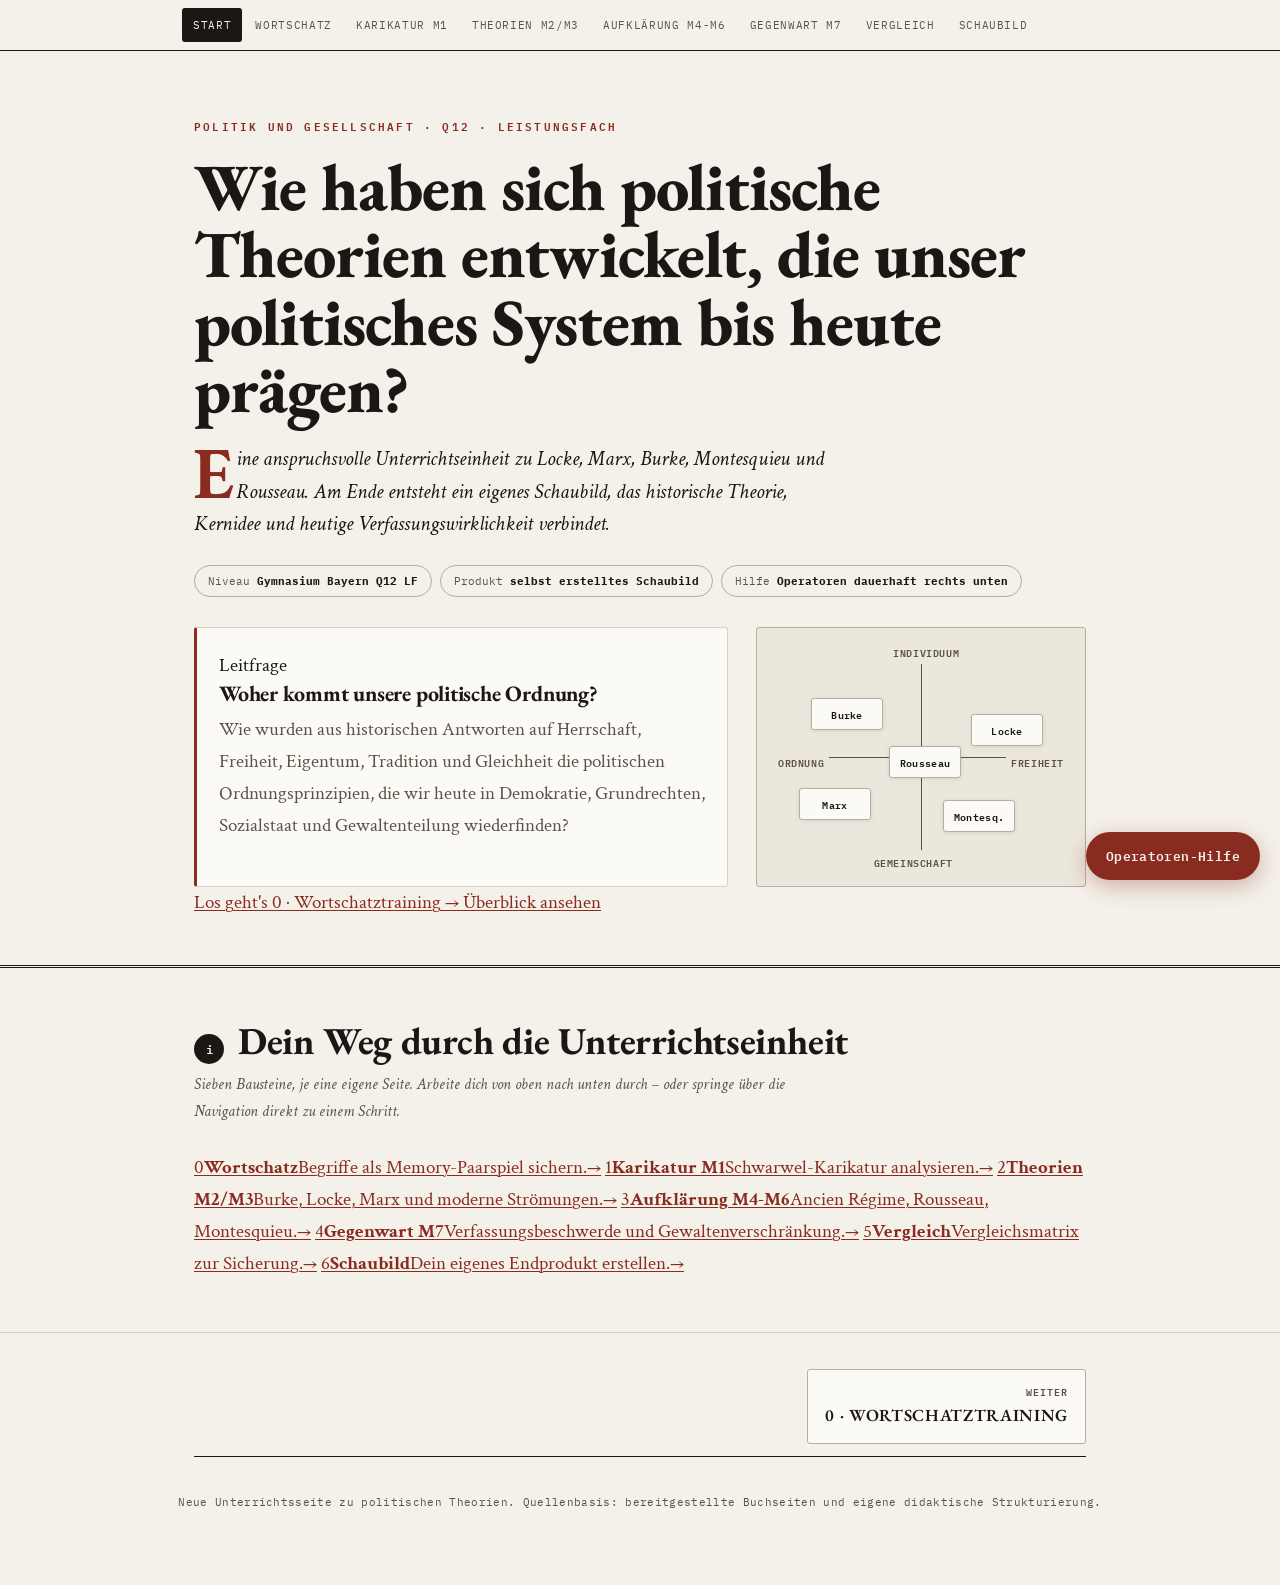
<file: index.html>
<!DOCTYPE html>
<html lang="de">
<head>
<meta charset="UTF-8">
<meta name="viewport" content="width=device-width, initial-scale=1.0">
<link rel="preconnect" href="https://fonts.googleapis.com">
<link rel="preconnect" href="https://fonts.gstatic.com" crossorigin>
<link rel="stylesheet" href="https://fonts.googleapis.com/css2?family=Archivo:wght@500;600;700;800&family=Spectral:ital,wght@0,400;0,500;0,600;1,400&family=IBM+Plex+Mono:wght@400;500;600&display=swap">
<link rel="stylesheet" href="css/style.css?v=8">
<title>Politische Theorien - Start</title>
</head>
<body>
<div id="progress"></div>

<button class="op-toggle" id="opToggle" aria-expanded="false" aria-controls="opPanel">Operatoren-Hilfe</button>
<div class="op-panel" id="opPanel" role="dialog" aria-label="Operatoren-Hilfe">
  <button class="op-close" id="opClose" aria-label="Operatoren-Hilfe schließen">x</button>
  <h4>Operatoren: Was soll ich tun?</h4>
  <p class="op-intro">AFB I fragt Wissen ab, AFB II verlangt Erklären und Anwenden, AFB III verlangt ein begründetes Urteil.</p>
  <div id="opList"></div>
</div>

<nav aria-label="Seitennavigation">
  <div class="nav-inner">
    <a href="index.html">Start</a>
    <a href="wortschatz.html">Wortschatz</a>
    <a href="aufhaenger.html">Karikatur M1</a>
    <a href="block1.html">Theorien M2/M3</a>
    <a href="aufklaerung.html">Aufklärung M4-M6</a>
    <a href="block2.html">Gegenwart M7</a>
    <a href="vergleich.html">Vergleich</a>
    <a href="produkt.html">Schaubild</a>
  </div>
</nav>

<header class="hero" id="start">
  <div class="wrap">
    <div class="eyebrow">Politik und Gesellschaft · Q12 · Leistungsfach</div>
    <h1>Wie haben sich politische Theorien entwickelt, die unser politisches System bis heute prägen?</h1>
    <p class="lede">Eine anspruchsvolle Unterrichtseinheit zu Locke, Marx, Burke, Montesquieu und Rousseau. Am Ende entsteht ein eigenes Schaubild, das historische Theorie, Kernidee und heutige Verfassungswirklichkeit verbindet.</p>
    <div class="meta-row">
      <span class="chip">Niveau <b>Gymnasium Bayern Q12 LF</b></span>
      <span class="chip">Produkt <b>selbst erstelltes Schaubild</b></span>
      <span class="chip">Hilfe <b>Operatoren dauerhaft rechts unten</b></span>
    </div>
    <div class="hero-grid">
      <div class="brief">
        <span class="brief-tag">Leitfrage</span>
        <h2>Woher kommt unsere politische Ordnung?</h2>
        <p>Wie wurden aus historischen Antworten auf Herrschaft, Freiheit, Eigentum, Tradition und Gleichheit die politischen Ordnungsprinzipien, die wir heute in Demokratie, Grundrechten, Sozialstaat und Gewaltenteilung wiederfinden?</p>
      </div>
      <div class="theory-compass" aria-label="Schaubild mit Spannungsfeldern politischer Theorie">
        <span class="axis x" aria-hidden="true"></span>
        <span class="axis y" aria-hidden="true"></span>
        <span class="axis-label left">Ordnung</span>
        <span class="axis-label right">Freiheit</span>
        <span class="axis-label top">Individuum</span>
        <span class="axis-label bottom">Gemeinschaft</span>
        <span class="thinker-dot dot-locke">Locke</span>
        <span class="thinker-dot dot-marx">Marx</span>
        <span class="thinker-dot dot-burke">Burke</span>
        <span class="thinker-dot dot-mont">Montesq.</span>
        <span class="thinker-dot dot-rousseau">Rousseau</span>
      </div>
    </div>
    <div class="hero-cta">
      <a class="btn-start" href="wortschatz.html">
        <span class="bs-label">Los geht's</span>
        <span class="bs-sub">0 · Wortschatztraining <span class="bs-arrow" aria-hidden="true">&rarr;</span></span>
      </a>
      <a class="btn-ghost" href="#ablauf">Überblick ansehen</a>
    </div>
  </div>
</header>

<section id="ablauf">
  <div class="wrap">
    <div class="sec-head"><span class="sec-num">i</span><h2>Dein Weg durch die Unterrichtseinheit</h2></div>
    <p class="sec-sub">Sieben Bausteine, je eine eigene Seite. Arbeite dich von oben nach unten durch – oder springe über die Navigation direkt zu einem Schritt.</p>
    <div class="roadmap">
      <a href="wortschatz.html" class="rm-step"><span class="rm-num">0</span><span class="rm-body"><b>Wortschatz</b><span class="rm-desc">Begriffe als Memory-Paarspiel sichern.</span></span><span class="rm-go" aria-hidden="true">&rarr;</span></a>
      <a href="aufhaenger.html" class="rm-step"><span class="rm-num">1</span><span class="rm-body"><b>Karikatur M1</b><span class="rm-desc">Schwarwel-Karikatur analysieren.</span></span><span class="rm-go" aria-hidden="true">&rarr;</span></a>
      <a href="block1.html" class="rm-step"><span class="rm-num">2</span><span class="rm-body"><b>Theorien M2/M3</b><span class="rm-desc">Burke, Locke, Marx und moderne Strömungen.</span></span><span class="rm-go" aria-hidden="true">&rarr;</span></a>
      <a href="aufklaerung.html" class="rm-step"><span class="rm-num">3</span><span class="rm-body"><b>Aufklärung M4-M6</b><span class="rm-desc">Ancien Régime, Rousseau, Montesquieu.</span></span><span class="rm-go" aria-hidden="true">&rarr;</span></a>
      <a href="block2.html" class="rm-step"><span class="rm-num">4</span><span class="rm-body"><b>Gegenwart M7</b><span class="rm-desc">Verfassungsbeschwerde und Gewaltenverschränkung.</span></span><span class="rm-go" aria-hidden="true">&rarr;</span></a>
      <a href="vergleich.html" class="rm-step"><span class="rm-num">5</span><span class="rm-body"><b>Vergleich</b><span class="rm-desc">Vergleichsmatrix zur Sicherung.</span></span><span class="rm-go" aria-hidden="true">&rarr;</span></a>
      <a href="produkt.html" class="rm-step rm-final"><span class="rm-num">6</span><span class="rm-body"><b>Schaubild</b><span class="rm-desc">Dein eigenes Endprodukt erstellen.</span></span><span class="rm-go" aria-hidden="true">&rarr;</span></a>
    </div>
  </div>
</section>

<div class="wrap">
  <nav class="page-nav" aria-label="Seitenwechsel">
    <a class="next" href="wortschatz.html"><span class="pn-dir">Weiter</span><span class="pn-title">0 · Wortschatztraining</span></a>
  </nav>
</div>

<footer>
  Neue Unterrichtsseite zu politischen Theorien. Quellenbasis: bereitgestellte Buchseiten und eigene didaktische Strukturierung.
</footer>

<script src="js/main.js?v=8"></script>
</body>
</html>
</file>
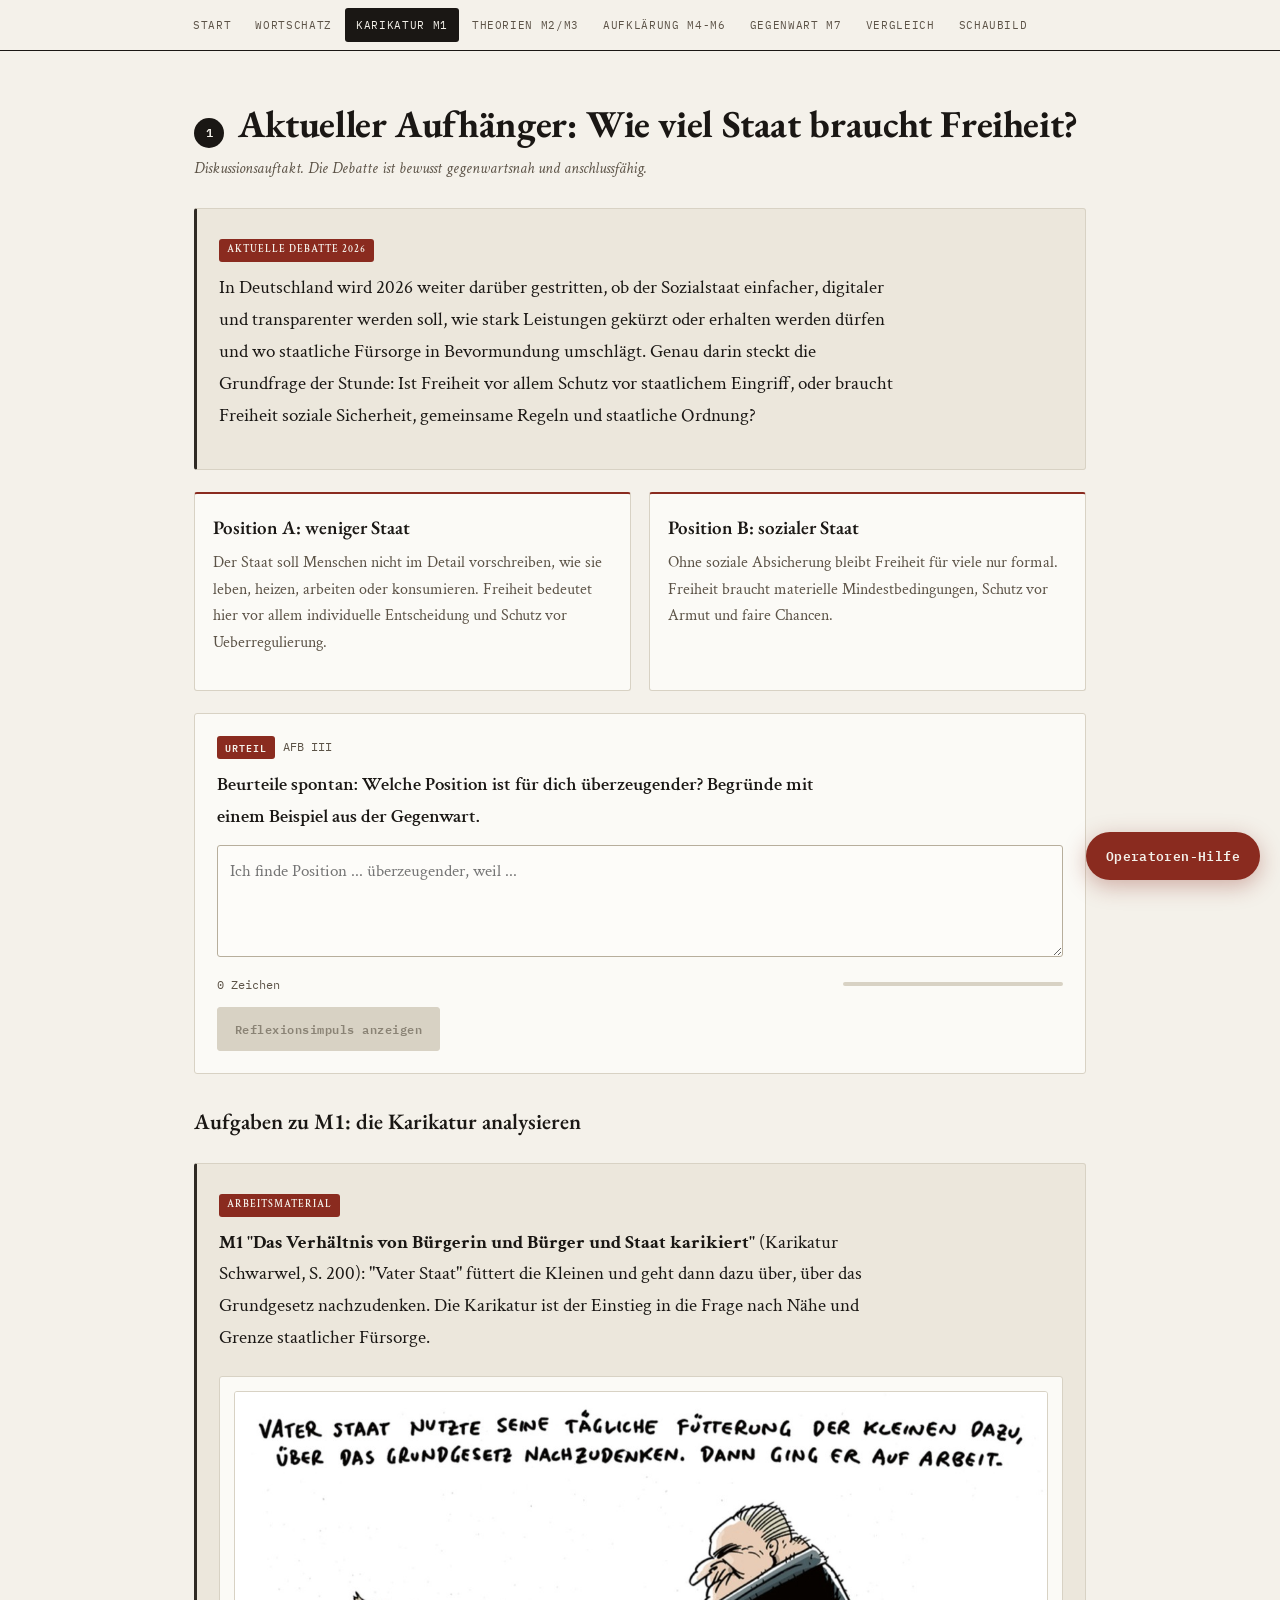
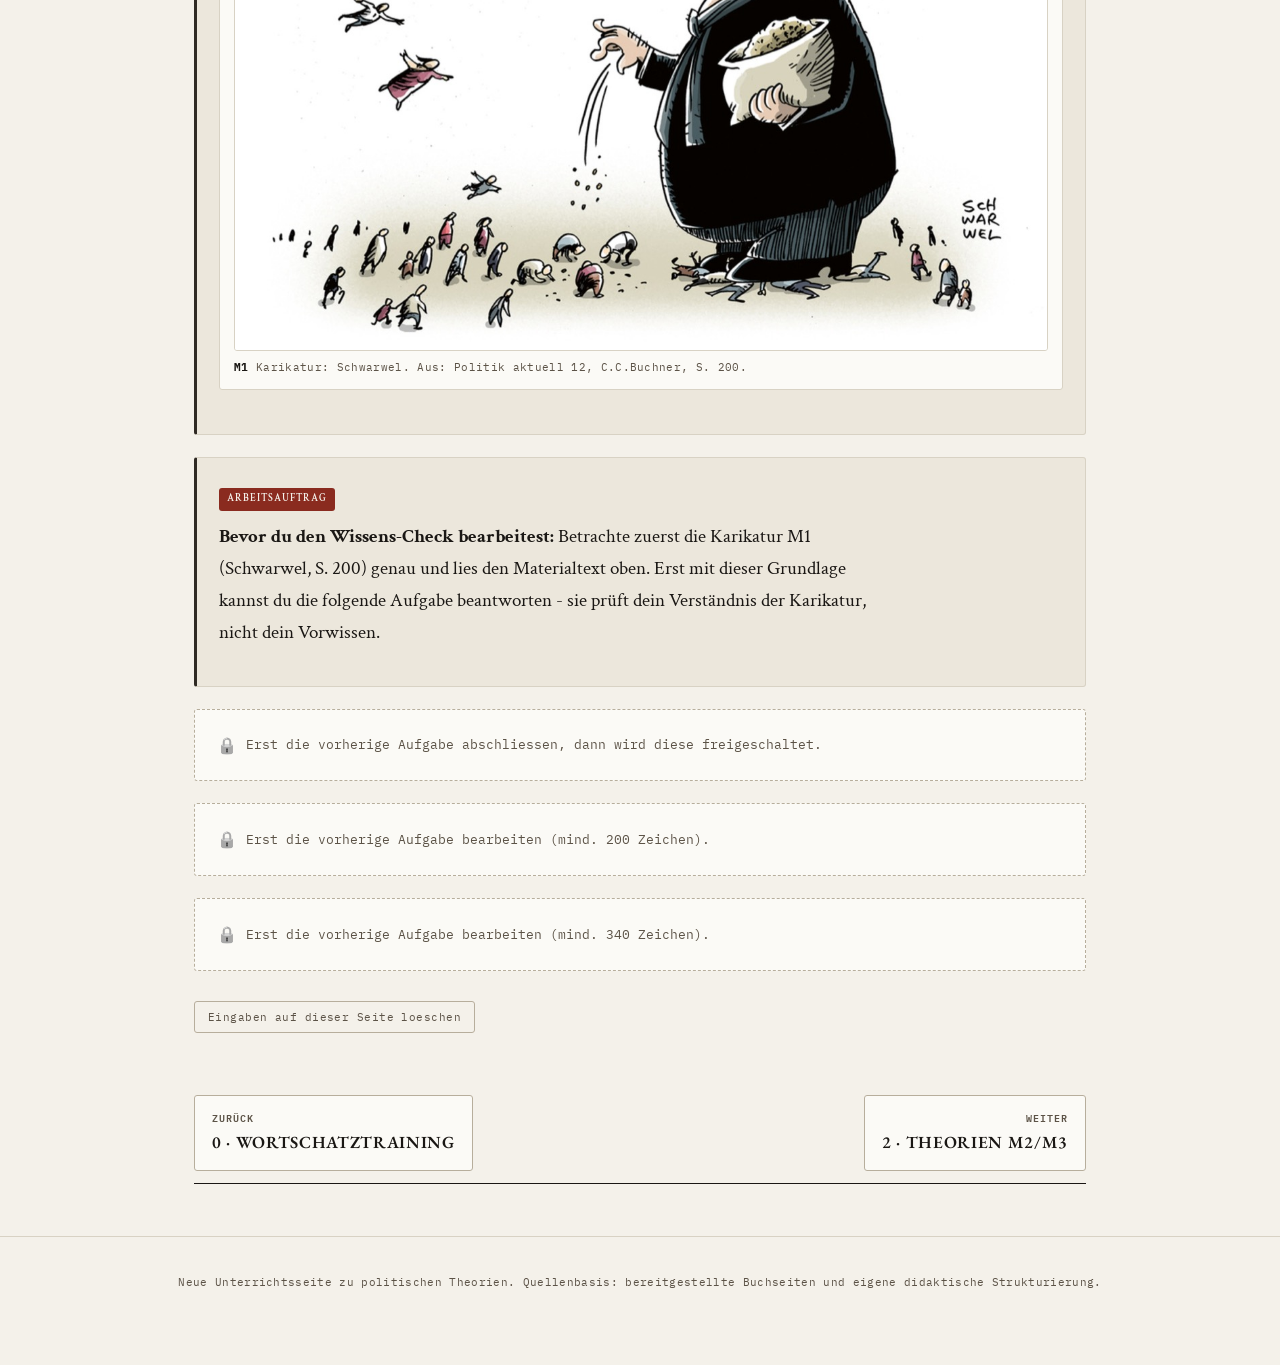
<file: aufhaenger.html>
<!DOCTYPE html>
<html lang="de">
<head>
<meta charset="UTF-8">
<meta name="viewport" content="width=device-width, initial-scale=1.0">
<link rel="preconnect" href="https://fonts.googleapis.com">
<link rel="preconnect" href="https://fonts.gstatic.com" crossorigin>
<link rel="stylesheet" href="https://fonts.googleapis.com/css2?family=Archivo:wght@500;600;700;800&family=Spectral:ital,wght@0,400;0,500;0,600;1,400&family=IBM+Plex+Mono:wght@400;500;600&display=swap">
<link rel="stylesheet" href="css/style.css?v=8">
<title>Aktueller Aufhänger - Politische Theorien</title>
</head>
<body>
<div id="progress"></div>

<button class="op-toggle" id="opToggle" aria-expanded="false" aria-controls="opPanel">Operatoren-Hilfe</button>
<div class="op-panel" id="opPanel" role="dialog" aria-label="Operatoren-Hilfe">
  <button class="op-close" id="opClose" aria-label="Operatoren-Hilfe schließen">x</button>
  <h4>Operatoren: Was soll ich tun?</h4>
  <p class="op-intro">AFB I fragt Wissen ab, AFB II verlangt Erklären und Anwenden, AFB III verlangt ein begründetes Urteil.</p>
  <div id="opList"></div>
</div>

<nav aria-label="Seitennavigation">
  <div class="nav-inner">
    <a href="index.html">Start</a>
    <a href="wortschatz.html">Wortschatz</a>
    <a href="aufhaenger.html">Karikatur M1</a>
    <a href="block1.html">Theorien M2/M3</a>
    <a href="aufklaerung.html">Aufklärung M4-M6</a>
    <a href="block2.html">Gegenwart M7</a>
    <a href="vergleich.html">Vergleich</a>
    <a href="produkt.html">Schaubild</a>
  </div>
</nav>

<section id="aufhaenger">
  <div class="wrap">
    <div class="sec-head"><span class="sec-num">1</span><h2>Aktueller Aufhänger: Wie viel Staat braucht Freiheit?</h2></div>
    <p class="sec-sub">Diskussionsauftakt. Die Debatte ist bewusst gegenwartsnah und anschlussfähig.</p>
    <div class="source">
      <span class="source-tag accent">Aktuelle Debatte 2026</span>
      <p>In Deutschland wird 2026 weiter darüber gestritten, ob der Sozialstaat einfacher, digitaler und transparenter werden soll, wie stark Leistungen gekürzt oder erhalten werden dürfen und wo staatliche Fürsorge in Bevormundung umschlägt. Genau darin steckt die Grundfrage der Stunde: Ist Freiheit vor allem Schutz vor staatlichem Eingriff, oder braucht Freiheit soziale Sicherheit, gemeinsame Regeln und staatliche Ordnung?</p>
    </div>
    <div class="hook-grid">
      <div class="hook-card">
        <h3>Position A: weniger Staat</h3>
        <p>Der Staat soll Menschen nicht im Detail vorschreiben, wie sie leben, heizen, arbeiten oder konsumieren. Freiheit bedeutet hier vor allem individuelle Entscheidung und Schutz vor Ueberregulierung.</p>
      </div>
      <div class="hook-card">
        <h3>Position B: sozialer Staat</h3>
        <p>Ohne soziale Absicherung bleibt Freiheit für viele nur formal. Freiheit braucht materielle Mindestbedingungen, Schutz vor Armut und faire Chancen.</p>
      </div>
    </div>
    <div class="task">
      <div class="q-meta"><span class="q-type afb3">Urteil</span><span class="q-pts">AFB III</span></div>
      <p class="qtext">Beurteile spontan: Welche Position ist für dich überzeugender? Begründe mit einem Beispiel aus der Gegenwart.</p>
      <textarea data-min="180" placeholder="Ich finde Position ... überzeugender, weil ..."></textarea>
      <div class="ta-meter"><span class="cnt">0 Zeichen</span><span class="ta-bar"><i></i></span></div>
      <button class="btn" disabled>Reflexionsimpuls anzeigen</button>
      <div class="reveal"><p>Prüfe dein Urteil: Argumentierst du eher liberal (Freiheit des Individuums), sozialistisch (soziale Gerechtigkeit), konservativ (Ordnung und Stabilität) oder demokratietheoretisch (Legitimation durch Volk und Gewaltenteilung)? Genau diese Denkweisen werden jetzt historisch erschlossen.</p></div>
    </div>

    <h3>Aufgaben zu M1: die Karikatur analysieren</h3>
    <div class="source">
      <span class="source-tag accent">Arbeitsmaterial</span>
      <p><b>M1 "Das Verhältnis von Bürgerin und Bürger und Staat karikiert"</b> (Karikatur Schwarwel, S. 200): "Vater Staat" füttert die Kleinen und geht dann dazu über, über das Grundgesetz nachzudenken. Die Karikatur ist der Einstieg in die Frage nach Nähe und Grenze staatlicher Fürsorge.</p>
      <figure class="q-fig">
        <img src="img/quellen/m1_schwarwel.jpg" alt="M1 Karikatur von Schwarwel: eine riesige Figur 'Vater Staat' streut Futter an viele kleine Gestalten am Boden.">
        <figcaption><b>M1</b> Karikatur: Schwarwel. Aus: Politik aktuell 12, C.C.Buchner, S. 200.</figcaption>
      </figure>
    </div>

    <div class="source">
      <span class="source-tag accent">Arbeitsauftrag</span>
      <p><b>Bevor du den Wissens-Check bearbeitest:</b> Betrachte zuerst die Karikatur M1 (Schwarwel, S. 200) genau und lies den Materialtext oben. Erst mit dieser Grundlage kannst du die folgende Aufgabe beantworten - sie prüft dein Verständnis der Karikatur, nicht dein Vorwissen.</p>
    </div>

    <div class="task quiz" data-quiz="tf" data-explain="Karikaturen ueberzeichnen bewusst. M1 zeigt ein Machtgefaelle - das Grundgesetz begrenzt den Staat aber gerade und bindet ihn an Grundrechte (Rechtsstaat).">
      <div class="q-meta"><span class="q-type">Wahr / Falsch</span><span class="q-pts">Einstieg · M1</span></div>
      <p class="qtext">Kurzer Einstieg: Wahr oder falsch? Tippe bei jeder Aussage auf Wahr oder Falsch.</p>
      <div class="tf-list">
        <div class="tf-row" data-answer="false"><span class="tf-stmt">Eine Karikatur bildet die Wirklichkeit neutral und sachlich ab.</span><span class="tf-btns"><button type="button" class="tf-btn" data-val="true">Wahr</button><button type="button" class="tf-btn" data-val="false">Falsch</button></span></div>
        <div class="tf-row" data-answer="true"><span class="tf-stmt">In M1 ist der Staat viel groesser gezeichnet als die Buerger, um ein Machtgefaelle zu zeigen.</span><span class="tf-btns"><button type="button" class="tf-btn" data-val="true">Wahr</button><button type="button" class="tf-btn" data-val="false">Falsch</button></span></div>
        <div class="tf-row" data-answer="true"><span class="tf-stmt">Das Grundgesetz bindet den Staat an Grundrechte und begrenzt seine Macht.</span><span class="tf-btns"><button type="button" class="tf-btn" data-val="true">Wahr</button><button type="button" class="tf-btn" data-val="false">Falsch</button></span></div>
        <div class="tf-row" data-answer="false"><span class="tf-stmt">Die Karikatur lobt den Sozialstaat eindeutig und ohne Kritik.</span><span class="tf-btns"><button type="button" class="tf-btn" data-val="true">Wahr</button><button type="button" class="tf-btn" data-val="false">Falsch</button></span></div>
      </div>
      <div class="quiz-fb"></div>
    </div>

    <div class="task">
      <div class="q-meta"><span class="q-type">beschreiben</span><span class="q-pts">AFB I · M1</span></div>
      <p class="qtext">Beschreibe die Karikatur M1 sachlich: Was ist zu sehen? Achte auf Figuren, Größenverhältnisse, Handlung und Beschriftung, bevor du deutest.</p>
      <textarea data-min="200" placeholder="Im Zentrum steht ... Die kleinen Figuren ... Der Text lautet ..."></textarea>
      <div class="ta-meter"><span class="cnt">0 Zeichen</span><span class="ta-bar"><i></i></span></div>
      <button class="btn" disabled>Musterlösung anzeigen</button>
      <div class="reveal"><p>Erwartbar: Eine grosse, übermächtige Figur ("Vater Staat") streut aus einer Tüte Futter an viele kleine, hilflos wirkende Gestalten am Boden. Der Text spricht davon, dass der Staat seine tägliche Fütterung nutzt und über das Grundgesetz nachzudenken beginnt. Das Größenverhältnis (riesig gegen winzig) und die Fütter-Geste stehen im Zentrum. Wichtig: zuerst nur beschreiben, noch nicht bewerten.</p></div>
    </div>

    <div class="task">
      <div class="q-meta"><span class="q-type afb3">analysieren und beurteilen</span><span class="q-pts">AFB II-III · M1 Einstiegsaufgabe</span></div>
      <p class="qtext">Analysiere die Karikatur M1 kritisch und beurteile sie.
        <span class="sub">a) Welche Beziehung zwischen Bürgern und Staat wird dargestellt? b) Welche Interpretationen sind möglich? c) Inwiefern spiegelt oder verzerrt die Karikatur die tatsächliche Rolle des Grundgesetzes in einer Demokratie?</span></p>
      <textarea data-min="340" placeholder="a) Die Beziehung wirkt ... b) Mögliche Deutungen: ... c) Im Vergleich zur echten Rolle des Grundgesetzes ..."></textarea>
      <div class="ta-meter"><span class="cnt">0 Zeichen</span><span class="ta-bar"><i></i></span></div>
      <button class="btn" disabled>Musterlösung anzeigen</button>
      <div class="reveal"><p>Erwartbar: a) Dargestellt wird ein Gefälle: der Staat als bevormundender Versorger, die Bürger als abhängige Bittsteller - Nähe zu Positionen, die vor Ueberversorgung und Entmündigung warnen. b) Deutungen: Kritik am ausufernden Sozialstaat; oder Kritik daran, dass der Staat das Grundgesetz nur beiläufig "bedenkt". c) Verzerrung: Das Grundgesetz bindet den Staat gerade an Grundrechte und begrenzt seine Macht (Rechtsstaat, vgl. später Locke und M7). Die Karikatur überzeichnet die Abhängigkeit und blendet diese Bindung des Staates an das Recht aus.</p></div>
      <div class="diff">
        <div class="diff-row"><button class="diff-btn">Hilfe anzeigen</button><button class="diff-btn">Challenge anzeigen</button></div>
        <div class="diff-body">Hilfe: Trenne streng: erst beschreiben (Aufgabe oben), dann deuten (b), dann bewerten (c). Nutze für c das Wissen, dass das Grundgesetz den Staat begrenzt.</div>
        <div class="diff-body">Challenge: Verbinde die Karikatur mit einer der späteren Theorien. Würde Locke, Marx oder Rousseau der Darstellung zustimmen?</div>
      </div>
    </div>

    <nav class="page-nav" aria-label="Seitenwechsel">
      <a class="prev" href="wortschatz.html"><span class="pn-dir">Zurück</span><span class="pn-title">0 · Wortschatztraining</span></a>
      <a class="next" href="block1.html"><span class="pn-dir">Weiter</span><span class="pn-title">2 · Theorien M2/M3</span></a>
    </nav>
  </div>
</section>

<footer>
  Neue Unterrichtsseite zu politischen Theorien. Quellenbasis: bereitgestellte Buchseiten und eigene didaktische Strukturierung.
</footer>

<script src="js/main.js?v=8"></script>
</body>
</html>
</file>
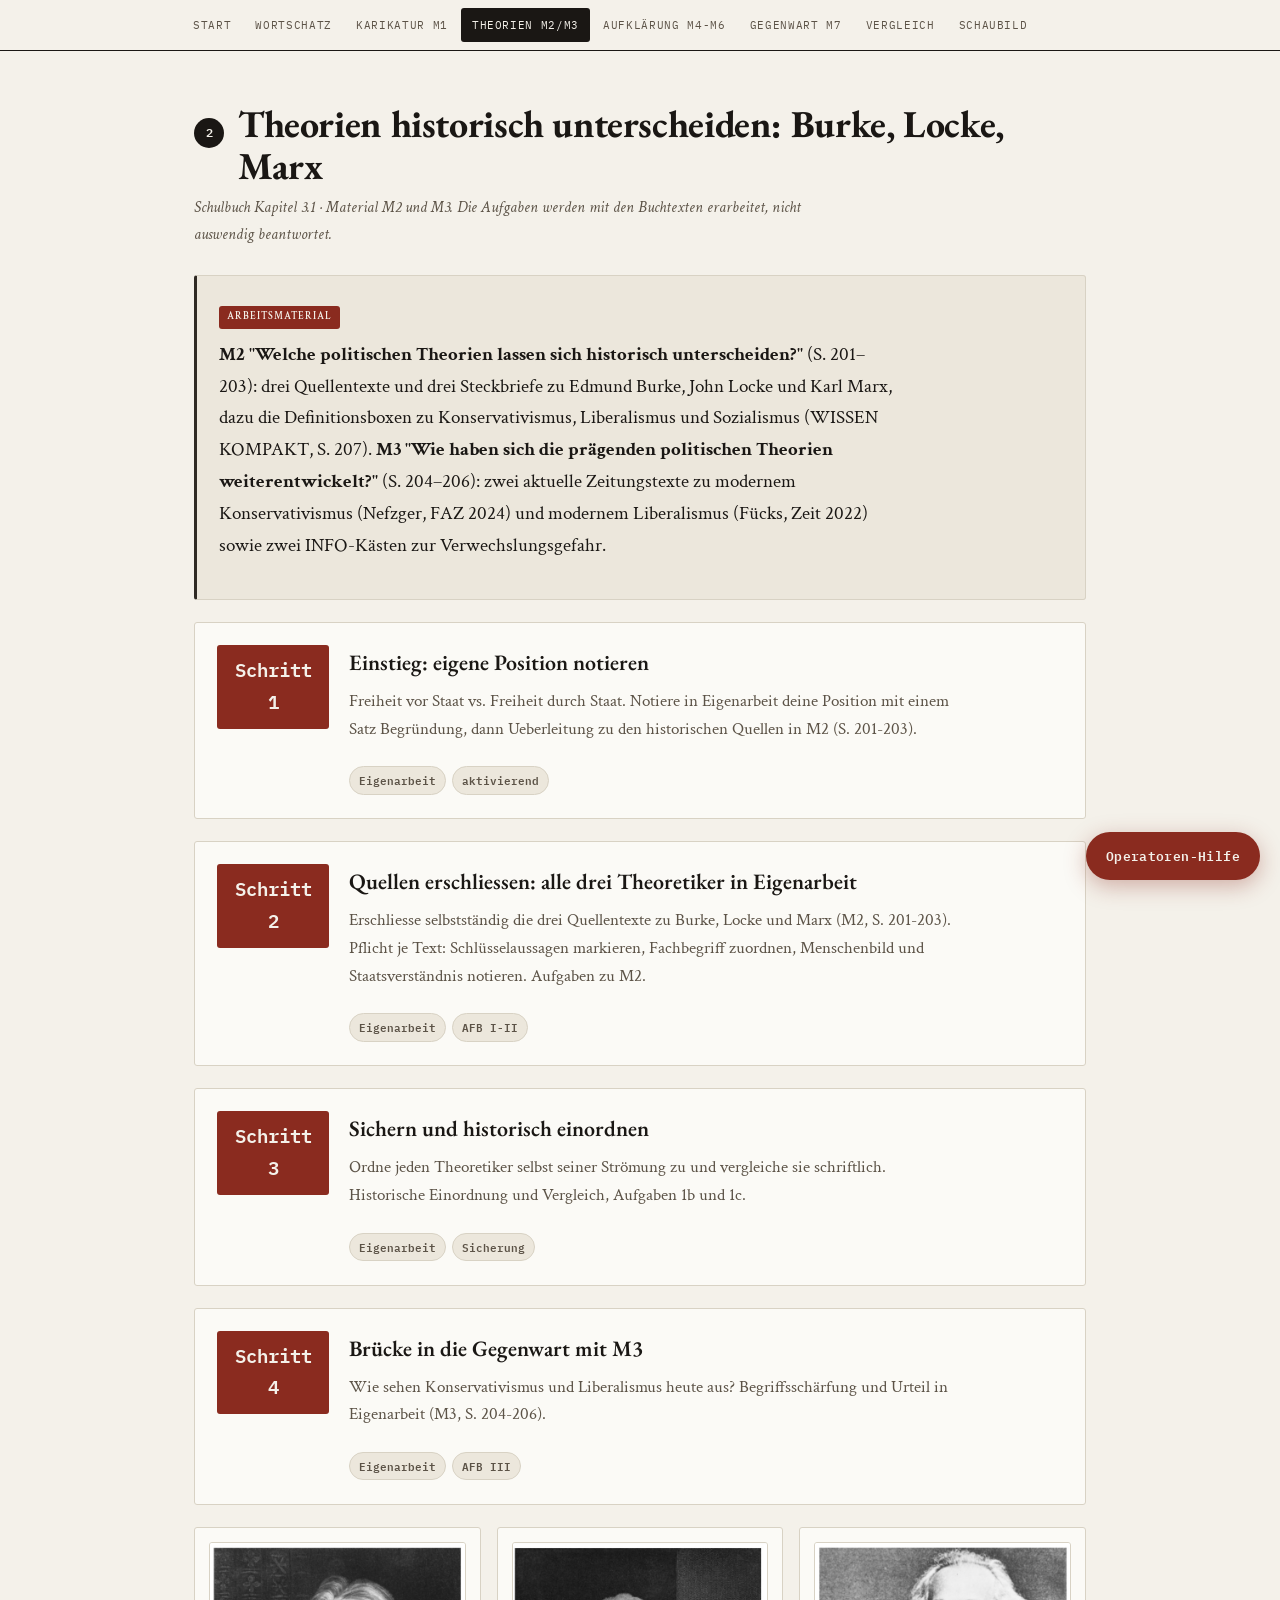
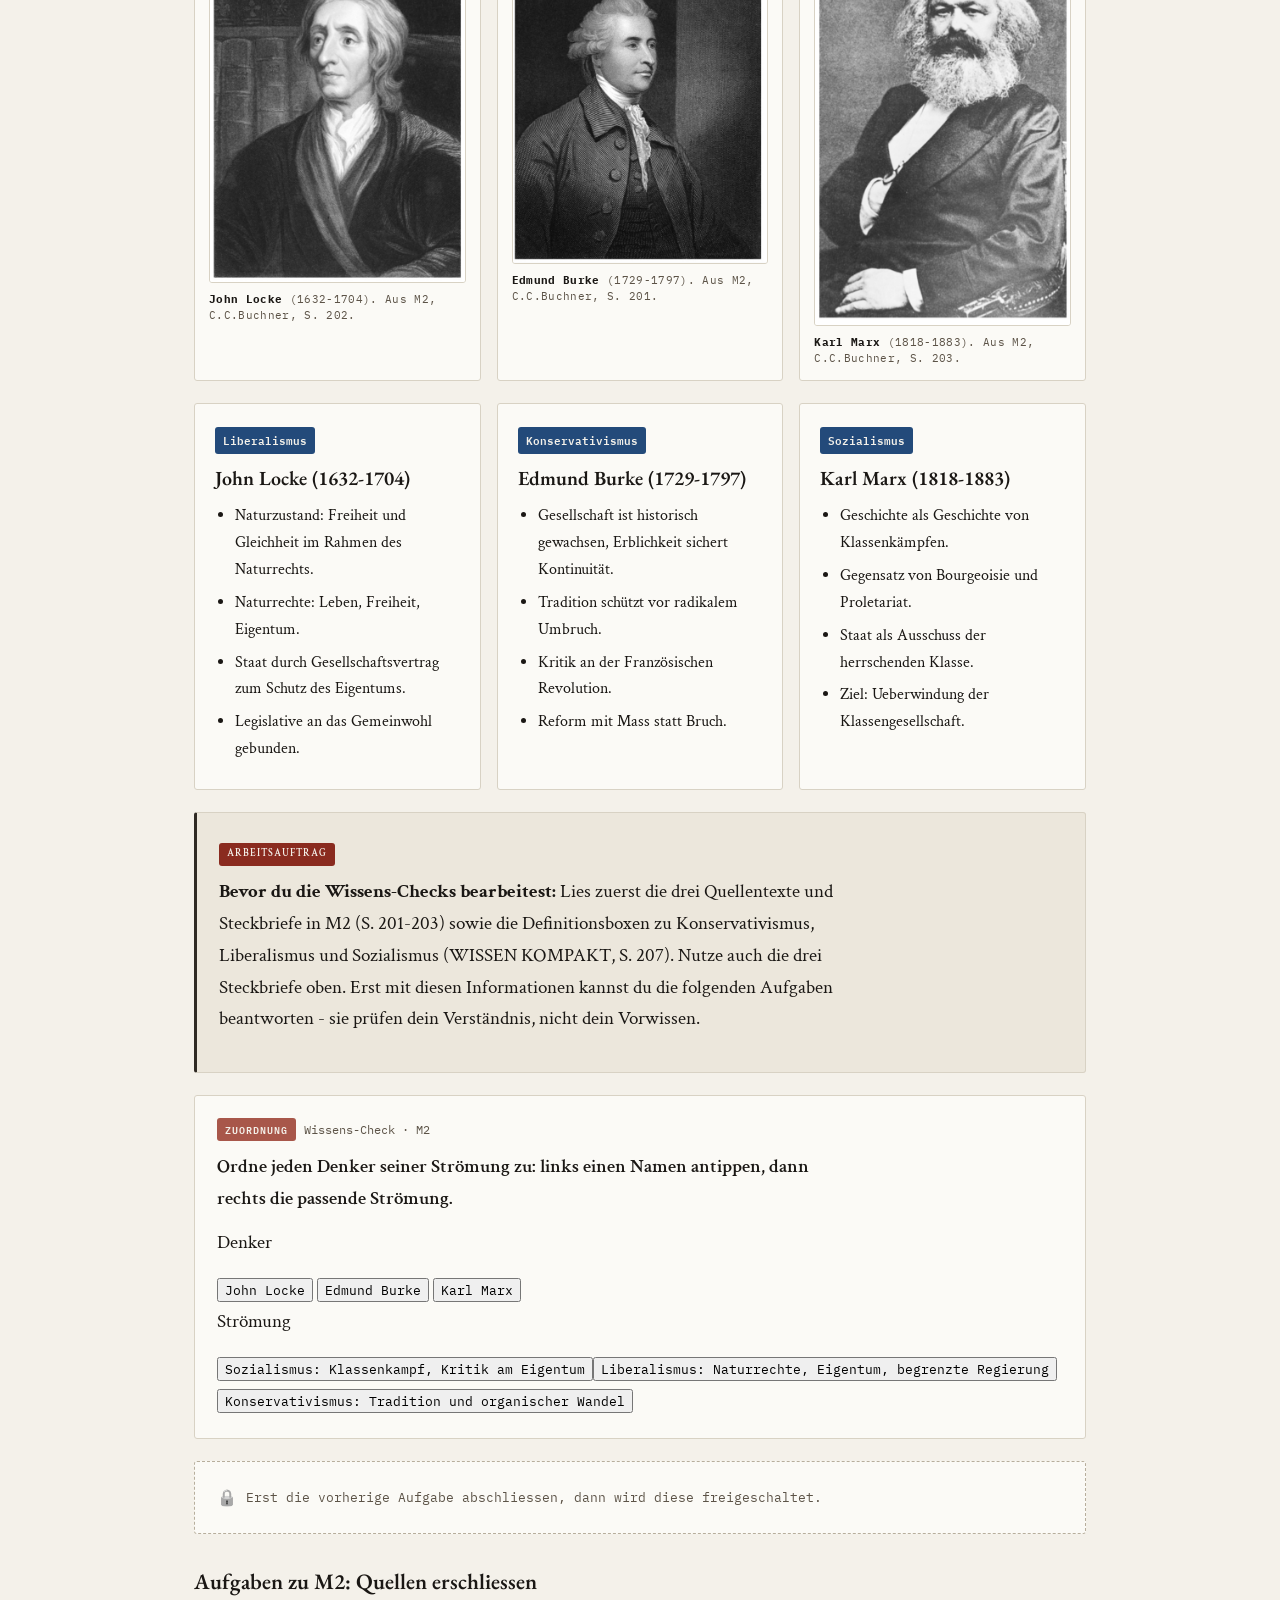
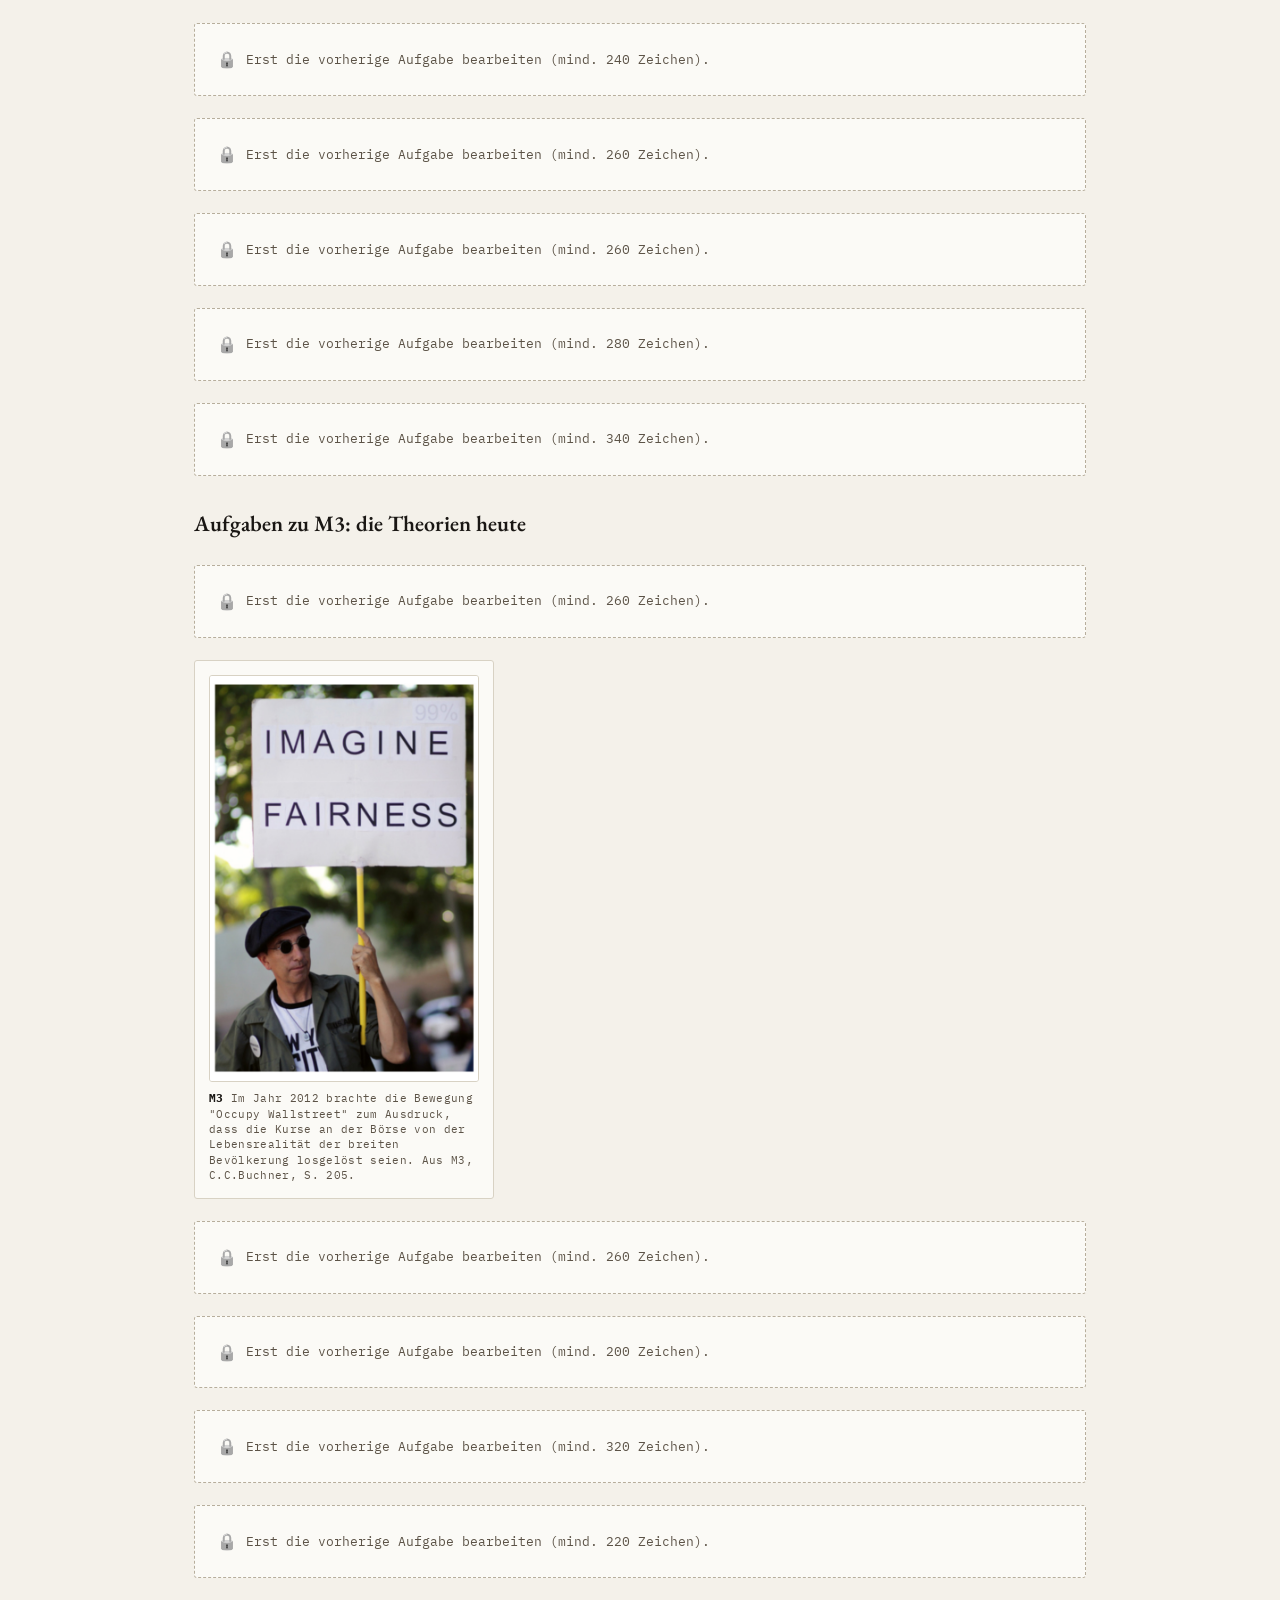
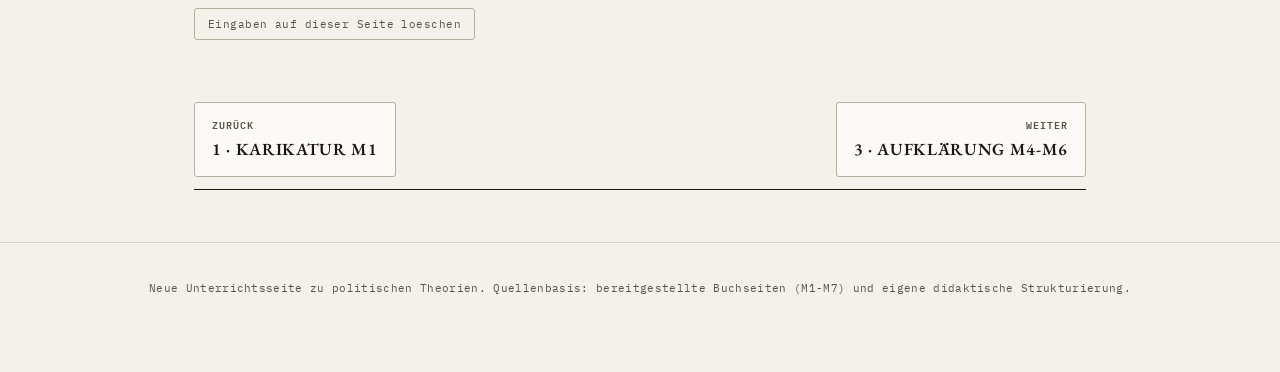
<file: block1.html>
<!DOCTYPE html>
<html lang="de">
<head>
<meta charset="UTF-8">
<meta name="viewport" content="width=device-width, initial-scale=1.0">
<link rel="preconnect" href="https://fonts.googleapis.com">
<link rel="preconnect" href="https://fonts.gstatic.com" crossorigin>
<link rel="stylesheet" href="https://fonts.googleapis.com/css2?family=Archivo:wght@500;600;700;800&family=Spectral:ital,wght@0,400;0,500;0,600;1,400&family=IBM+Plex+Mono:wght@400;500;600&display=swap">
<link rel="stylesheet" href="css/style.css?v=8">
<title>Theorien M2/M3 - Burke, Locke, Marx - Politische Theorien</title>
</head>
<body>
<div id="progress"></div>

<button class="op-toggle" id="opToggle" aria-expanded="false" aria-controls="opPanel">Operatoren-Hilfe</button>
<div class="op-panel" id="opPanel" role="dialog" aria-label="Operatoren-Hilfe">
  <button class="op-close" id="opClose" aria-label="Operatoren-Hilfe schließen">x</button>
  <h4>Operatoren: Was soll ich tun?</h4>
  <p class="op-intro">AFB I fragt Wissen ab, AFB II verlangt Erklären und Anwenden, AFB III verlangt ein begründetes Urteil.</p>
  <div id="opList"></div>
</div>

<nav aria-label="Seitennavigation">
  <div class="nav-inner">
    <a href="index.html">Start</a>
    <a href="wortschatz.html">Wortschatz</a>
    <a href="aufhaenger.html">Karikatur M1</a>
    <a href="block1.html">Theorien M2/M3</a>
    <a href="aufklaerung.html">Aufklärung M4-M6</a>
    <a href="block2.html">Gegenwart M7</a>
    <a href="vergleich.html">Vergleich</a>
    <a href="produkt.html">Schaubild</a>
  </div>
</nav>

<section id="block1">
  <div class="wrap">
    <div class="sec-head"><span class="sec-num">2</span><h2>Theorien historisch unterscheiden: Burke, Locke, Marx</h2></div>
    <p class="sec-sub">Schulbuch Kapitel 3.1 · Material M2 und M3. Die Aufgaben werden mit den Buchtexten erarbeitet, nicht auswendig beantwortet.</p>

    <div class="source">
      <span class="source-tag accent">Arbeitsmaterial</span>
      <p><b>M2 "Welche politischen Theorien lassen sich historisch unterscheiden?"</b> (S. 201–203): drei Quellentexte und drei Steckbriefe zu Edmund Burke, John Locke und Karl Marx, dazu die Definitionsboxen zu Konservativismus, Liberalismus und Sozialismus (WISSEN KOMPAKT, S. 207). <b>M3 "Wie haben sich die prägenden politischen Theorien weiterentwickelt?"</b> (S. 204–206): zwei aktuelle Zeitungstexte zu modernem Konservativismus (Nefzger, FAZ 2024) und modernem Liberalismus (Fücks, Zeit 2022) sowie zwei INFO-Kästen zur Verwechslungsgefahr.</p>
    </div>

    <div class="phase">
      <div class="phase-time">Schritt 1</div>
      <div><h3>Einstieg: eigene Position notieren</h3><p>Freiheit vor Staat vs. Freiheit durch Staat. Notiere in Eigenarbeit deine Position mit einem Satz Begründung, dann Ueberleitung zu den historischen Quellen in M2 (S. 201-203).</p><span class="phase-tag">Eigenarbeit</span><span class="phase-tag">aktivierend</span></div>
    </div>
    <div class="phase">
      <div class="phase-time">Schritt 2</div>
      <div><h3>Quellen erschliessen: alle drei Theoretiker in Eigenarbeit</h3><p>Erschliesse selbstständig die drei Quellentexte zu Burke, Locke und Marx (M2, S. 201-203). Pflicht je Text: Schlüsselaussagen markieren, Fachbegriff zuordnen, Menschenbild und Staatsverständnis notieren. Aufgaben zu M2.</p><span class="phase-tag">Eigenarbeit</span><span class="phase-tag">AFB I-II</span></div>
    </div>
    <div class="phase">
      <div class="phase-time">Schritt 3</div>
      <div><h3>Sichern und historisch einordnen</h3><p>Ordne jeden Theoretiker selbst seiner Strömung zu und vergleiche sie schriftlich. Historische Einordnung und Vergleich, Aufgaben 1b und 1c.</p><span class="phase-tag">Eigenarbeit</span><span class="phase-tag">Sicherung</span></div>
    </div>
    <div class="phase">
      <div class="phase-time">Schritt 4</div>
      <div><h3>Brücke in die Gegenwart mit M3</h3><p>Wie sehen Konservativismus und Liberalismus heute aus? Begriffsschärfung und Urteil in Eigenarbeit (M3, S. 204-206).</p><span class="phase-tag">Eigenarbeit</span><span class="phase-tag">AFB III</span></div>
    </div>

    <div class="fig-row">
      <figure class="q-fig">
        <img src="img/quellen/locke.jpg" alt="Porträt John Locke, Kupferstich.">
        <figcaption><b>John Locke</b> (1632-1704). Aus M2, C.C.Buchner, S. 202.</figcaption>
      </figure>
      <figure class="q-fig">
        <img src="img/quellen/burke.jpg" alt="Porträt Edmund Burke, Stich.">
        <figcaption><b>Edmund Burke</b> (1729-1797). Aus M2, C.C.Buchner, S. 201.</figcaption>
      </figure>
      <figure class="q-fig">
        <img src="img/quellen/marx.jpg" alt="Porträt Karl Marx, Fotografie.">
        <figcaption><b>Karl Marx</b> (1818-1883). Aus M2, C.C.Buchner, S. 203.</figcaption>
      </figure>
    </div>

    <div class="thinker-grid">
      <article class="thinker"><span class="claim">Liberalismus</span><h3>John Locke (1632-1704)</h3><ul><li>Naturzustand: Freiheit und Gleichheit im Rahmen des Naturrechts.</li><li>Naturrechte: Leben, Freiheit, Eigentum.</li><li>Staat durch Gesellschaftsvertrag zum Schutz des Eigentums.</li><li>Legislative an das Gemeinwohl gebunden.</li></ul></article>
      <article class="thinker"><span class="claim">Konservativismus</span><h3>Edmund Burke (1729-1797)</h3><ul><li>Gesellschaft ist historisch gewachsen, Erblichkeit sichert Kontinuität.</li><li>Tradition schützt vor radikalem Umbruch.</li><li>Kritik an der Französischen Revolution.</li><li>Reform mit Mass statt Bruch.</li></ul></article>
      <article class="thinker"><span class="claim">Sozialismus</span><h3>Karl Marx (1818-1883)</h3><ul><li>Geschichte als Geschichte von Klassenkämpfen.</li><li>Gegensatz von Bourgeoisie und Proletariat.</li><li>Staat als Ausschuss der herrschenden Klasse.</li><li>Ziel: Ueberwindung der Klassengesellschaft.</li></ul></article>
    </div>

    <div class="source">
      <span class="source-tag accent">Arbeitsauftrag</span>
      <p><b>Bevor du die Wissens-Checks bearbeitest:</b> Lies zuerst die drei Quellentexte und Steckbriefe in M2 (S. 201-203) sowie die Definitionsboxen zu Konservativismus, Liberalismus und Sozialismus (WISSEN KOMPAKT, S. 207). Nutze auch die drei Steckbriefe oben. Erst mit diesen Informationen kannst du die folgenden Aufgaben beantworten - sie prüfen dein Verständnis, nicht dein Vorwissen.</p>
    </div>

    <div class="task quiz" data-quiz="match" data-explain="Locke = Liberalismus, Burke = Konservativismus, Marx = Sozialismus.">
      <div class="q-meta"><span class="q-type">Zuordnung</span><span class="q-pts">Wissens-Check · M2</span></div>
      <p class="qtext">Ordne jeden Denker seiner Strömung zu: links einen Namen antippen, dann rechts die passende Strömung.</p>
      <div class="match-grid">
        <div class="match-col" data-side="left">
          <p class="match-head">Denker</p>
          <button type="button" class="match-item" data-pair="0">John Locke</button>
          <button type="button" class="match-item" data-pair="1">Edmund Burke</button>
          <button type="button" class="match-item" data-pair="2">Karl Marx</button>
        </div>
        <div class="match-col" data-side="right">
          <p class="match-head">Strömung</p>
          <button type="button" class="match-item" data-pair="0">Liberalismus: Naturrechte, Eigentum, begrenzte Regierung</button>
          <button type="button" class="match-item" data-pair="1">Konservativismus: Tradition und organischer Wandel</button>
          <button type="button" class="match-item" data-pair="2">Sozialismus: Klassenkampf, Kritik am Eigentum</button>
        </div>
      </div>
      <div class="quiz-fb"></div>
    </div>

    <div class="task quiz" data-quiz="mc" data-explain="Marx sieht den Staat als Ausschuss der herrschenden Klasse (Bourgeoisie) - Kern des Sozialismus.">
      <div class="q-meta"><span class="q-type">Multiple Choice</span><span class="q-pts">Wissens-Check · M2</span></div>
      <p class="qtext">Von wem stammt der Gedanke: "Der Staat ist nur ein Ausschuss, der die Geschäfte der herrschenden Klasse verwaltet"?</p>
      <ul class="choices">
        <li><button type="button" class="choice" data-correct>Karl Marx</button></li>
        <li><button type="button" class="choice">John Locke</button></li>
        <li><button type="button" class="choice">Edmund Burke</button></li>
        <li><button type="button" class="choice">Montesquieu</button></li>
      </ul>
      <div class="quiz-fb"></div>
    </div>

    <h3>Aufgaben zu M2: Quellen erschliessen</h3>

    <div class="task">
      <div class="q-meta"><span class="q-type">herausarbeiten</span><span class="q-pts">AFB I-II · M2 Text 1 (Burke)</span></div>
      <p class="qtext">Arbeite aus Burkes Text (M2 Nr. 1) drei Schlüsselaussagen heraus und ordne ihnen je einen Fachbegriff zu.
        <span class="sub">Achte auf die Bilder von Erblichkeit, dem Familien-Erbstück und der britischen Eiche. Wofür stehen sie?</span></p>
      <textarea data-min="240" placeholder="Aussage 1 (Zeile ...): ... - Fachbegriff: ... Aussage 2: ... Aussage 3: ..."></textarea>
      <div class="ta-meter"><span class="cnt">0 Zeichen</span><span class="ta-bar"><i></i></span></div>
      <button class="btn" disabled>Musterlösung anzeigen</button>
      <div class="reveal"><p>Erwartbar: (1) Erblichkeit und Vererbung von Rechten sichern Stabilität - Begriff: Tradition/Kontinuität. (2) Der Staat gleicht einem gewachsenen Familien-Establishment, nicht einer am Reissbrett geplanten Ordnung - Begriff: organischer Wandel. (3) Das Bild der britischen Eiche, unter der man in Frieden lebt, steht gegen den Lärm der Neuerer - Begriff: Bewahrung/Skepsis gegen Revolution. Kern: Konservativismus.</p></div>
      <div class="diff">
        <div class="diff-row"><button class="diff-btn">Hilfe anzeigen</button><button class="diff-btn">Challenge anzeigen</button></div>
        <div class="diff-body">Hilfe: Unterstreiche im Buch zuerst alle Stellen mit "Erbe", "vererben", "Vorfahren", "Eiche". Formuliere pro Markierung einen Satz.</div>
        <div class="diff-body">Challenge: Gegen wen richtet sich Burke konkret? Belege mit einer Textstelle, dass er auf die Französische Revolution reagiert.</div>
      </div>
    </div>

    <div class="task">
      <div class="q-meta"><span class="q-type">herausarbeiten</span><span class="q-pts">AFB I-II · M2 Text 2 (Locke)</span></div>
      <p class="qtext">Erschliesse aus Lockes Text (M2 Nr. 2): In welchem Zustand befinden sich die Menschen von Natur, und warum schliessen sie sich trotzdem zu einem Staatswesen zusammen?
        <span class="sub">Nutze die Begriffe Naturzustand, Naturrecht, Eigentum, Gesellschaftsvertrag.</span></p>
      <textarea data-min="260" placeholder="Im Naturzustand ist der Mensch ... Der wichtigste Zweck des Staates ist ..."></textarea>
      <div class="ta-meter"><span class="cnt">0 Zeichen</span><span class="ta-bar"><i></i></span></div>
      <button class="btn" disabled>Musterlösung anzeigen</button>
      <div class="reveal"><p>Erwartbar: Im Naturzustand herrscht völlige Freiheit und Gleichheit innerhalb der Grenzen des Naturrechts; jeder verfügt frei über Person und Besitz. Weil dieser Zustand unsicher ist (kein unparteiischer Richter), vereinigen sich die Menschen durch einen Gesellschaftsvertrag zu einem Staatswesen. Der grosse und wichtigste Zweck ist die Erhaltung des Eigentums, das Locke als Leben, Freiheit und Vermögen fasst. Die Regierung ist an Gesetze gebunden. Kern: Liberalismus.</p></div>
    </div>

    <div class="task">
      <div class="q-meta"><span class="q-type">herausarbeiten</span><span class="q-pts">AFB I-II · M2 Text 3 (Marx)</span></div>
      <p class="qtext">Fasse aus Marx' Text (M2 Nr. 3) zusammen, wie er Geschichte und Gesellschaft erklärt und welche Rolle Staat und Eigentum dabei spielen.
        <span class="sub">Nutze: Klassenkampf, Bourgeoisie, Proletariat, Produktionsverhältnisse.</span></p>
      <textarea data-min="260" placeholder="Für Marx ist die Geschichte ... Die Gesellschaft spaltet sich in ... Der Staat ..."></textarea>
      <div class="ta-meter"><span class="cnt">0 Zeichen</span><span class="ta-bar"><i></i></span></div>
      <button class="btn" disabled>Musterlösung anzeigen</button>
      <div class="reveal"><p>Erwartbar: Die Geschichte aller bisherigen Gesellschaft ist die Geschichte von Klassenkämpfen. Die moderne Gesellschaft spaltet sich in zwei feindliche Lager: Bourgeoisie und Proletariat. Die Staatsgewalt ist nur ein Ausschuss, der die gemeinschaftlichen Geschäfte der Bourgeoisie verwaltet, also Ausdruck der herrschenden Klasse. Ziel ist die revolutionäre Ueberwindung der Klassengesellschaft, an deren Stelle eine Assoziation freier Entwicklung tritt. Kern: Sozialismus/Kommunismus.</p></div>
    </div>

    <div class="task">
      <div class="q-meta"><span class="q-type">erläutern</span><span class="q-pts">AFB II · Aufgabe 1b</span></div>
      <p class="qtext">Erkläre für einen der drei Theoretiker, wie seine Ideen historisch und politisch einzuordnen sind.
        <span class="sub">Frage: Auf welches Problem seiner Zeit antwortet er, und welcher politischen Strömung wird er zugerechnet?</span></p>
      <textarea data-min="280" placeholder="Der Theoretiker ... reagiert auf ... Deshalb wird er dem ... zugeordnet, weil ..."></textarea>
      <div class="ta-meter"><span class="cnt">0 Zeichen</span><span class="ta-bar"><i></i></span></div>
      <button class="btn" disabled>Musterstruktur anzeigen</button>
      <div class="reveal"><p>Vier Schritte: (1) historisches Problem (Locke: Absolutismus; Burke: Französische Revolution; Marx: Industrialisierung und soziale Frage). (2) Kernidee. (3) Menschenbild und Staatsverständnis. (4) Strömung benennen (Liberalismus, Konservativismus, Sozialismus). Belege jeden Schritt mit einer Textstelle.</p></div>
    </div>

    <div class="task">
      <div class="q-meta"><span class="q-type afb3">diskutieren</span><span class="q-pts">AFB III · Aufgabe 1c</span></div>
      <p class="qtext">Diskutiere Gemeinsamkeiten und Unterschiede der drei Theorien mit Blick auf die Frage: Wie deuten sie die soziale Ordnung und das Verhältnis von Individuum und Staat?
        <span class="sub">Mindestens zwei Gemeinsamkeiten und zwei klare Unterschiede, mit Begründung.</span></p>
      <textarea data-min="340" placeholder="Gemeinsam ist ... Unterschiedlich bewerten sie ... Am stärksten treten sie bei ... auseinander, weil ..."></textarea>
      <div class="ta-meter"><span class="cnt">0 Zeichen</span><span class="ta-bar"><i></i></span></div>
      <button class="btn" disabled>Diskussionsgerüst anzeigen</button>
      <div class="reveal"><p>Gemeinsamkeiten: Alle drei denken über das Verhältnis von Individuum, Eigentum und Herrschaft nach; alle reagieren auf gesellschaftliche Umbrüche. Unterschiede: Locke will das Individuum durch begrenzte Regierung schützen; Burke betont die gewachsene Gemeinschaft und misstraut abstrakten Rechten; Marx sieht im Privateigentum die Ursache von Ausbeutung und will die Ordnung revolutionär ändern. Zentraler Konflikt: Eigentum als zu schützendes Naturrecht (Locke) vs. Eigentum als Machtproblem (Marx), mit Burke als Verteidiger der bestehenden Ordnung.</p></div>
    </div>

    <h3>Aufgaben zu M3: die Theorien heute</h3>

    <div class="task">
      <div class="q-meta"><span class="q-type">herausarbeiten</span><span class="q-pts">AFB II · M3 Text 1 (Nefzger)</span></div>
      <p class="qtext">Arbeite aus dem Text zum modernen Konservativismus (M3 Nr. 1, Nefzger) heraus, welche Herausforderungen der Autor sieht und wie ein zeitgemäßer Konservativismus aussehen soll.
        <span class="sub">Beziehe dich auf konkrete Beispiele im Text, etwa Zeitgeist, Mass, Bürgergeld, Merz und CDU-Grundsatzprogramm.</span></p>
      <textarea data-min="260" placeholder="Der Autor sieht als Problem ... Ein moderner Konservativismus soll ..."></textarea>
      <div class="ta-meter"><span class="cnt">0 Zeichen</span><span class="ta-bar"><i></i></span></div>
      <button class="btn" disabled>Musterlösung anzeigen</button>
      <div class="reveal"><p>Erwartbar: Problem ist die irre Geschwindigkeit des Wandels und ein Konservativismus, der das Mass verloren hat und ewiggestrig wirkt. Zeitgemäß wäre ein Konservativismus, der sich aus sich selbst heraus definiert statt in Abgrenzung, der ohne Kulturkampf auskommt und die Notwendigkeit eines starken Sozialstaats anerkennt (Beispiel: Merz kritisiert das Bürgergeld, bestreitet aber nicht den Sozialstaat). Kern: Bewahren mit Augenmass statt Blockade.</p></div>
    </div>

    <figure class="q-fig portrait">
      <img src="img/quellen/occupy.jpg" alt="Demonstrant mit Schild 'IMAGINE FAIRNESS' bei einer Occupy-Wallstreet-Kundgebung.">
      <figcaption><b>M3</b> Im Jahr 2012 brachte die Bewegung "Occupy Wallstreet" zum Ausdruck, dass die Kurse an der Börse von der Lebensrealität der breiten Bevölkerung losgelöst seien. Aus M3, C.C.Buchner, S. 205.</figcaption>
    </figure>

    <div class="task">
      <div class="q-meta"><span class="q-type">herausarbeiten</span><span class="q-pts">AFB II · M3 Text 2 (Fücks)</span></div>
      <p class="qtext">Erkläre anhand des Textes zum modernen Liberalismus (M3 Nr. 2, Fücks) den Unterschied zwischen "Freiheit von" und "Freiheit zu" und warum der Autor eine Erneuerung des Liberalismus fordert.</p>
      <textarea data-min="260" placeholder="Freiheit von bedeutet ... Freiheit zu bedeutet ... Der Autor fordert eine Erneuerung, weil ..."></textarea>
      <div class="ta-meter"><span class="cnt">0 Zeichen</span><span class="ta-bar"><i></i></span></div>
      <button class="btn" disabled>Musterlösung anzeigen</button>
      <div class="reveal"><p>Erwartbar: "Freiheit von" meint die Abwehr staatlicher Uebergriffe, den historischen Kern der liberalen Tradition gegen den absolutistischen Staat. "Freiheit zu" meint die ermöglichende Freiheit, die materielle und soziale Voraussetzungen braucht. Fücks fordert Erneuerung, weil der Liberalismus in die Defensive geraten ist und oft nur als Marktradikalismus wahrgenommen wird; er muss eigene Antworten auf Klima, Digitalisierung und Migration finden, statt nur Bestehendes zu verteidigen.</p></div>
    </div>

    <div class="task">
      <div class="q-meta"><span class="q-type">unterscheiden</span><span class="q-pts">AFB I-II · INFO-Kästen M3</span></div>
      <p class="qtext">Kläre mit den INFO-Kästen in M3 zwei Verwechslungen: (a) Konservatismus vs. Konservativismus und (b) Liberalismus vs. Libertarismus. Erkläre jeweils den Unterschied in einem Satz.</p>
      <textarea data-min="200" placeholder="(a) Konservatismus ist ..., Konservativismus dagegen ... (b) Liberalismus ist ..., Libertarismus dagegen ..."></textarea>
      <div class="ta-meter"><span class="cnt">0 Zeichen</span><span class="ta-bar"><i></i></span></div>
      <button class="btn" disabled>Musterlösung anzeigen</button>
      <div class="reveal"><p>(a) Konservatismus ist die allgemeine, zeitlose Haltung, Bestehendes zu bewahren und Veränderungen skeptisch zu sehen; Konservativismus meint die konkrete politische Ideologie seit dem 19. Jahrhundert (Autorität, Privateigentum, Tradition). (b) Liberalismus betont individuelle Freiheit bei akzeptiertem staatlichem Rahmen; Libertarismus (US-"libertarian") ist radikaler und denkt teils bis zur Privatisierung von Polizei oder Strassen.</p></div>
    </div>

    <div class="task">
      <div class="q-meta"><span class="q-type afb3">beurteilen</span><span class="q-pts">AFB III · Aufgabe 2a</span></div>
      <p class="qtext">Beurteile auf Basis von M3, ob die Begriffe Liberalismus und Konservativismus eine Zukunft haben sollten.
        <span class="sub">Begründe mit Argumenten aus beiden Texten und komme zu einem klaren Urteil.</span></p>
      <textarea data-min="320" placeholder="Für eine Zukunft der Begriffe spricht ... Dagegen spricht ... Mein Urteil: ..."></textarea>
      <div class="ta-meter"><span class="cnt">0 Zeichen</span><span class="ta-bar"><i></i></span></div>
      <button class="btn" disabled>Bewertungshilfe anzeigen</button>
      <div class="reveal"><p>Ein gutes Urteil wiegt ab: Dafür spricht, dass beide Traditionen zentrale Fragen ordnen (Freiheit, Bewahrung) und erneuerungsfähig sind. Dagegen spricht, dass die Begriffe abgenutzt oder missverstanden sind (Marktradikalismus, Ewiggestrigkeit). Ein begründetes Sachurteil nennt ein Kriterium (z. B. Orientierungsleistung für Debatten) und entscheidet damit, statt nur Meinung zu behaupten.</p></div>
    </div>

    <div class="task">
      <div class="q-meta"><span class="q-type afb3">Position</span><span class="q-pts">AFB III · Aufgabe 2b</span></div>
      <p class="qtext">Erläutere, welcher gesellschaftlichen Strömung du dich persönlich zugehörig fühlst, und schlage bei Bedarf einen neuen Oberbegriff für eine aktuelle Strömung vor.</p>
      <textarea data-min="220" placeholder="Ich fühle mich am ehesten ... zugehörig, weil ... Ein passender neuer Oberbegriff wäre ..., weil ..."></textarea>
      <div class="ta-meter"><span class="cnt">0 Zeichen</span><span class="ta-bar"><i></i></span></div>
      <button class="btn" disabled>Reflexionsimpuls anzeigen</button>
      <div class="reveal"><p>Starke Antworten begründen die Selbsteinordnung mit einem konkreten Wert (z. B. Freiheit, soziale Sicherheit, Bewahrung, Beteiligung) und prüfen selbstkritisch, wo die klassischen Begriffe nicht mehr passen. Ein neuer Oberbegriff sollte ein reales heutiges Spannungsfeld benennen, etwa ökologisch, digital oder generationengerecht.</p></div>
    </div>

    <nav class="page-nav" aria-label="Seitenwechsel">
      <a class="prev" href="aufhaenger.html"><span class="pn-dir">Zurück</span><span class="pn-title">1 · Karikatur M1</span></a>
      <a class="next" href="aufklaerung.html"><span class="pn-dir">Weiter</span><span class="pn-title">3 · Aufklärung M4-M6</span></a>
    </nav>
  </div>
</section>

<footer>
  Neue Unterrichtsseite zu politischen Theorien. Quellenbasis: bereitgestellte Buchseiten (M1-M7) und eigene didaktische Strukturierung.
</footer>

<script src="js/main.js?v=8"></script>
</body>
</html>
</file>
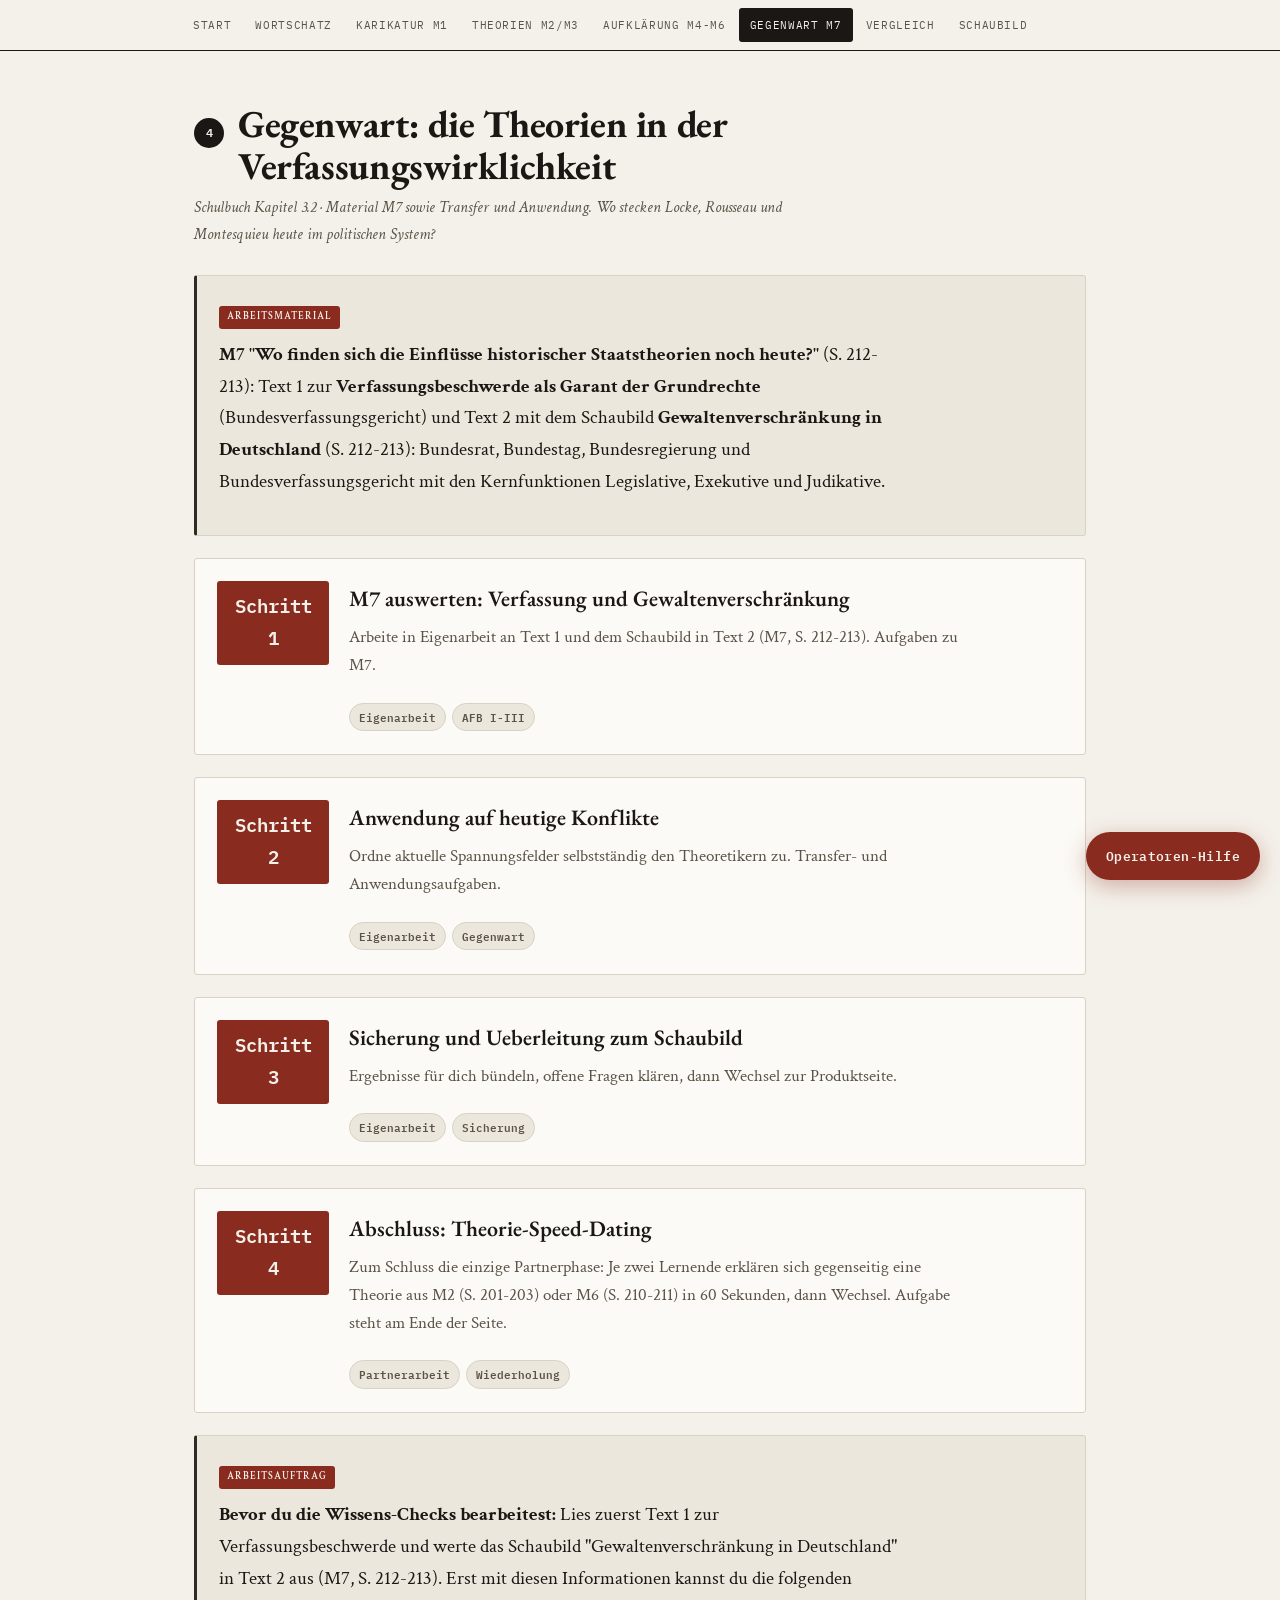
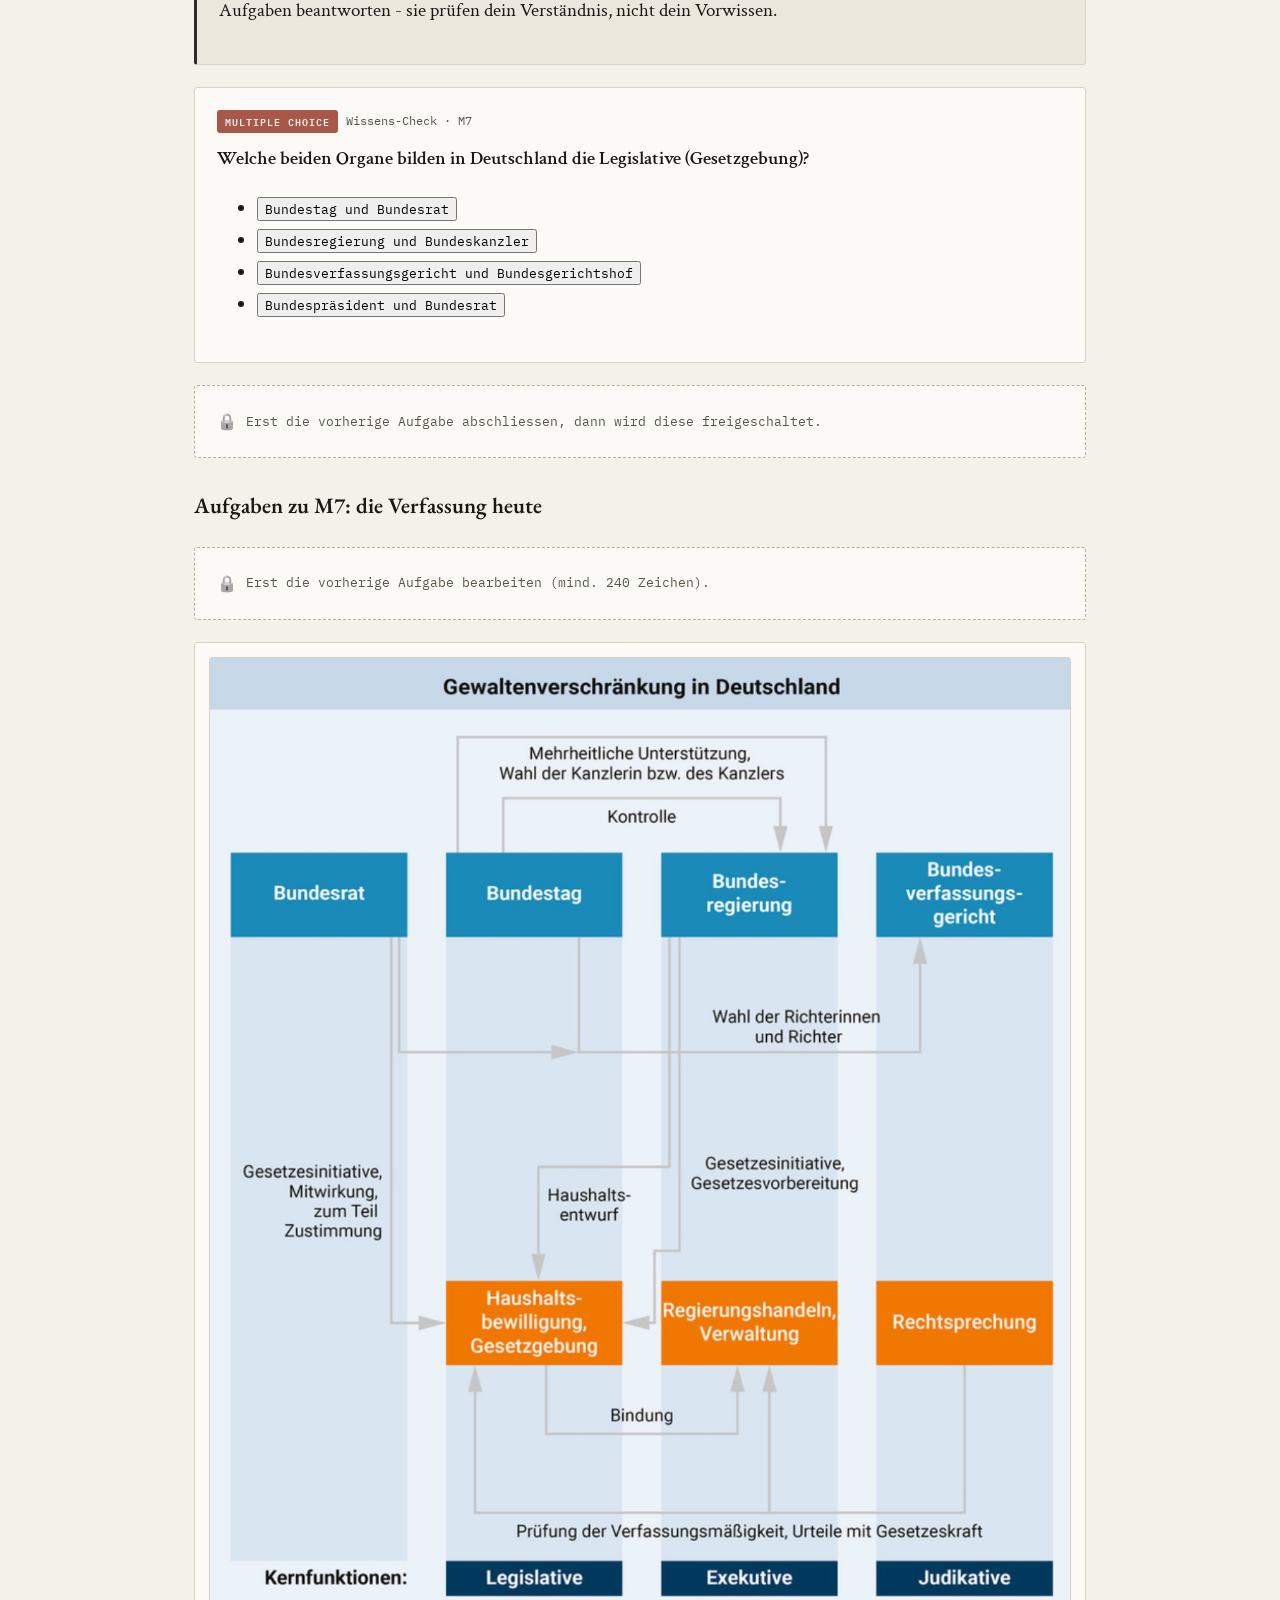
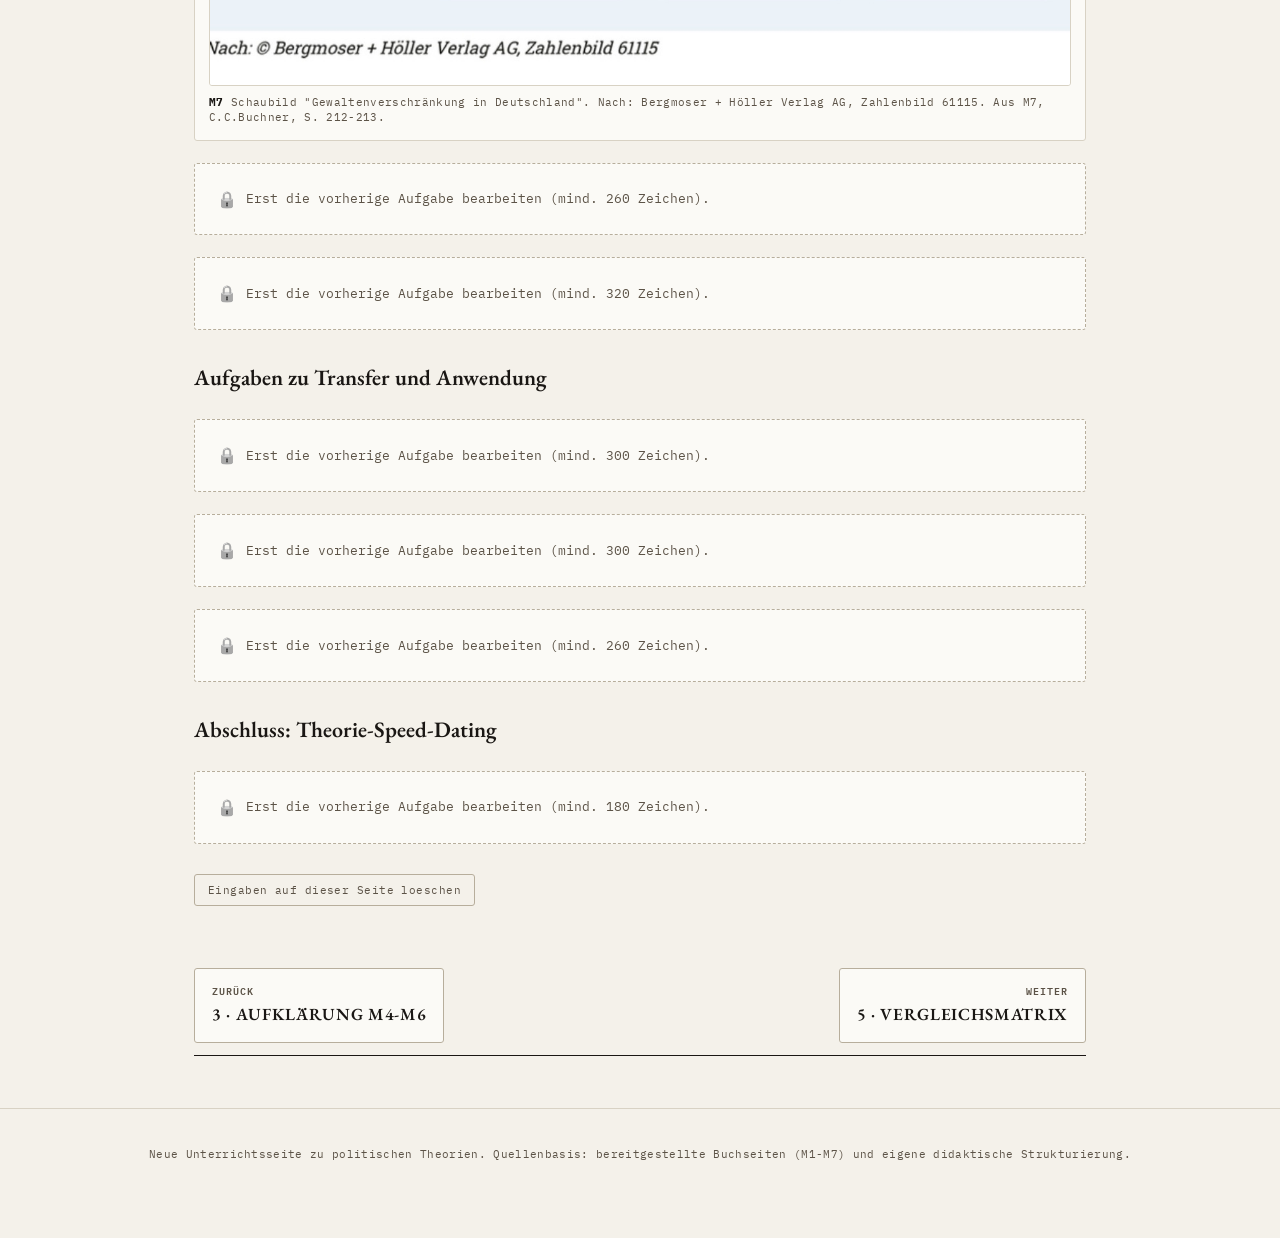
<file: block2.html>
<!DOCTYPE html>
<html lang="de">
<head>
<meta charset="UTF-8">
<meta name="viewport" content="width=device-width, initial-scale=1.0">
<link rel="preconnect" href="https://fonts.googleapis.com">
<link rel="preconnect" href="https://fonts.gstatic.com" crossorigin>
<link rel="stylesheet" href="https://fonts.googleapis.com/css2?family=Archivo:wght@500;600;700;800&family=Spectral:ital,wght@0,400;0,500;0,600;1,400&family=IBM+Plex+Mono:wght@400;500;600&display=swap">
<link rel="stylesheet" href="css/style.css?v=8">
<title>Gegenwart M7 - Verfassung und Anwendung - Politische Theorien</title>
</head>
<body>
<div id="progress"></div>

<button class="op-toggle" id="opToggle" aria-expanded="false" aria-controls="opPanel">Operatoren-Hilfe</button>
<div class="op-panel" id="opPanel" role="dialog" aria-label="Operatoren-Hilfe">
  <button class="op-close" id="opClose" aria-label="Operatoren-Hilfe schließen">x</button>
  <h4>Operatoren: Was soll ich tun?</h4>
  <p class="op-intro">AFB I fragt Wissen ab, AFB II verlangt Erklären und Anwenden, AFB III verlangt ein begründetes Urteil.</p>
  <div id="opList"></div>
</div>

<nav aria-label="Seitennavigation">
  <div class="nav-inner">
    <a href="index.html">Start</a>
    <a href="wortschatz.html">Wortschatz</a>
    <a href="aufhaenger.html">Karikatur M1</a>
    <a href="block1.html">Theorien M2/M3</a>
    <a href="aufklaerung.html">Aufklärung M4-M6</a>
    <a href="block2.html">Gegenwart M7</a>
    <a href="vergleich.html">Vergleich</a>
    <a href="produkt.html">Schaubild</a>
  </div>
</nav>

<section id="block2">
  <div class="wrap">
    <div class="sec-head"><span class="sec-num">4</span><h2>Gegenwart: die Theorien in der Verfassungswirklichkeit</h2></div>
    <p class="sec-sub">Schulbuch Kapitel 3.2 · Material M7 sowie Transfer und Anwendung. Wo stecken Locke, Rousseau und Montesquieu heute im politischen System?</p>

    <div class="source">
      <span class="source-tag accent">Arbeitsmaterial</span>
      <p><b>M7 "Wo finden sich die Einflüsse historischer Staatstheorien noch heute?"</b> (S. 212-213): Text 1 zur <b>Verfassungsbeschwerde als Garant der Grundrechte</b> (Bundesverfassungsgericht) und Text 2 mit dem Schaubild <b>Gewaltenverschränkung in Deutschland</b> (S. 212-213): Bundesrat, Bundestag, Bundesregierung und Bundesverfassungsgericht mit den Kernfunktionen Legislative, Exekutive und Judikative.</p>
    </div>

    <div class="phase">
      <div class="phase-time">Schritt 1</div>
      <div><h3>M7 auswerten: Verfassung und Gewaltenverschränkung</h3><p>Arbeite in Eigenarbeit an Text 1 und dem Schaubild in Text 2 (M7, S. 212-213). Aufgaben zu M7.</p><span class="phase-tag">Eigenarbeit</span><span class="phase-tag">AFB I-III</span></div>
    </div>
    <div class="phase">
      <div class="phase-time">Schritt 2</div>
      <div><h3>Anwendung auf heutige Konflikte</h3><p>Ordne aktuelle Spannungsfelder selbstständig den Theoretikern zu. Transfer- und Anwendungsaufgaben.</p><span class="phase-tag">Eigenarbeit</span><span class="phase-tag">Gegenwart</span></div>
    </div>
    <div class="phase">
      <div class="phase-time">Schritt 3</div>
      <div><h3>Sicherung und Ueberleitung zum Schaubild</h3><p>Ergebnisse für dich bündeln, offene Fragen klären, dann Wechsel zur Produktseite.</p><span class="phase-tag">Eigenarbeit</span><span class="phase-tag">Sicherung</span></div>
    </div>
    <div class="phase">
      <div class="phase-time">Schritt 4</div>
      <div><h3>Abschluss: Theorie-Speed-Dating</h3><p>Zum Schluss die einzige Partnerphase: Je zwei Lernende erklären sich gegenseitig eine Theorie aus M2 (S. 201-203) oder M6 (S. 210-211) in 60 Sekunden, dann Wechsel. Aufgabe steht am Ende der Seite.</p><span class="phase-tag">Partnerarbeit</span><span class="phase-tag">Wiederholung</span></div>
    </div>

    <div class="source">
      <span class="source-tag accent">Arbeitsauftrag</span>
      <p><b>Bevor du die Wissens-Checks bearbeitest:</b> Lies zuerst Text 1 zur Verfassungsbeschwerde und werte das Schaubild "Gewaltenverschränkung in Deutschland" in Text 2 aus (M7, S. 212-213). Erst mit diesen Informationen kannst du die folgenden Aufgaben beantworten - sie prüfen dein Verständnis, nicht dein Vorwissen.</p>
    </div>

    <div class="task quiz" data-quiz="mc" data-explain="Legislative = Bundestag und Bundesrat. Die Regierung ist Exekutive, die Gerichte sind Judikative.">
      <div class="q-meta"><span class="q-type">Multiple Choice</span><span class="q-pts">Wissens-Check · M7</span></div>
      <p class="qtext">Welche beiden Organe bilden in Deutschland die Legislative (Gesetzgebung)?</p>
      <ul class="choices">
        <li><button type="button" class="choice" data-correct>Bundestag und Bundesrat</button></li>
        <li><button type="button" class="choice">Bundesregierung und Bundeskanzler</button></li>
        <li><button type="button" class="choice">Bundesverfassungsgericht und Bundesgerichtshof</button></li>
        <li><button type="button" class="choice">Bundespräsident und Bundesrat</button></li>
      </ul>
      <div class="quiz-fb"></div>
    </div>

    <div class="task quiz" data-quiz="multi" data-explain="Die Verfassungsbeschwerde schützt Grundrechte gegenüber allen drei Gewalten - Lockes Idee der an Recht gebundenen Staatsmacht.">
      <div class="q-meta"><span class="q-type">Mehrfachauswahl</span><span class="q-pts">Wissens-Check · M7</span></div>
      <p class="qtext">Welche Aussagen zur Verfassungsbeschwerde treffen zu? Mehrere sind richtig - wähle alle aus und tippe auf Prüfen.</p>
      <ul class="choices">
        <li><button type="button" class="choice" data-correct>Jede natürliche oder juristische Person kann sie erheben.</button></li>
        <li><button type="button" class="choice" data-correct>Man muss selbst, gegenwärtig und unmittelbar betroffen sein.</button></li>
        <li><button type="button" class="choice" data-correct>Sie kann sich gegen Akte aller drei Gewalten richten.</button></li>
        <li><button type="button" class="choice">Sie richtet sich ausschließlich gegen Gesetze des Bundestags.</button></li>
      </ul>
      <button type="button" class="btn quiz-check">Prüfen</button>
      <div class="quiz-fb"></div>
    </div>

    <h3>Aufgaben zu M7: die Verfassung heute</h3>

    <div class="task">
      <div class="q-meta"><span class="q-type">erläutern</span><span class="q-pts">AFB I-II · M7 Text 1</span></div>
      <p class="qtext">Erkläre mit M7 Text 1, was die Verfassungsbeschwerde ist und warum sie als Garant der Grundrechte gilt.
        <span class="sub">Wer darf sie erheben, gegen wen richtet sie sich, und welche historische Theorie steckt dahinter?</span></p>
      <textarea data-min="240" placeholder="Die Verfassungsbeschwerde ermöglicht ... Sie richtet sich gegen ... Dahinter steht die Idee von ..."></textarea>
      <div class="ta-meter"><span class="cnt">0 Zeichen</span><span class="ta-bar"><i></i></span></div>
      <button class="btn" disabled>Musterlösung anzeigen</button>
      <div class="reveal"><p>Erwartbar: Die Verfassungsbeschwerde ermöglicht jeder natürlichen oder juristischen Person, ihre grundrechtlich garantierten Freiheiten gegenüber dem Staat durchzusetzen. Sie kann sich gegen Akte aller drei Gewalten richten (Rechtsprechung, Verwaltung, Gesetzgebung); die Person muss selbst, gegenwärtig und unmittelbar betroffen sein. Dahinter steht Lockes Idee der Naturrechte und begrenzten Regierung: staatliche Macht ist an Grundrechte gebunden (Rechtsstaat).</p></div>
    </div>

    <figure class="q-fig">
      <img src="img/quellen/gewaltenverschraenkung.jpg" alt="Schaubild Gewaltenverschränkung in Deutschland: Bundesrat, Bundestag, Bundesregierung und Bundesverfassungsgericht mit den Kernfunktionen Legislative, Exekutive und Judikative.">
      <figcaption><b>M7</b> Schaubild "Gewaltenverschränkung in Deutschland". Nach: Bergmoser + Höller Verlag AG, Zahlenbild 61115. Aus M7, C.C.Buchner, S. 212-213.</figcaption>
    </figure>

    <div class="task">
      <div class="q-meta"><span class="q-type">beschreiben</span><span class="q-pts">AFB II · M7 Text 2 Schaubild</span></div>
      <p class="qtext">Beschreibe das Schaubild "Gewaltenverschränkung in Deutschland" (M7 Text 2). Ordne Bundesrat, Bundestag, Bundesregierung und Bundesverfassungsgericht den Kernfunktionen Legislative, Exekutive und Judikative zu und nenne ein Beispiel für eine Verschränkung.</p>
      <textarea data-min="260" placeholder="Legislative: ... Exekutive: ... Judikative: ... Eine Verschränkung zeigt sich daran, dass ..."></textarea>
      <div class="ta-meter"><span class="cnt">0 Zeichen</span><span class="ta-bar"><i></i></span></div>
      <button class="btn" disabled>Musterlösung anzeigen</button>
      <div class="reveal"><p>Erwartbar: Legislative = Bundestag und Bundesrat (Gesetzgebung); Exekutive = Bundesregierung (Regierungshandeln, Verwaltung); Judikative = Bundesverfassungsgericht und Gerichte (Rechtsprechung). Verschränkung statt strikter Trennung: der Bundestag wählt und kontrolliert die Regierung, die Regierung bringt Gesetzentwürfe ein, das Gericht prüft Gesetze auf Verfassungsmäßigkeit und kann sie mit Gesetzeskraft kippen. Die Gewalten sind also verzahnt und kontrollieren sich gegenseitig.</p></div>
      <div class="diff">
        <div class="diff-row"><button class="diff-btn">Hilfe anzeigen</button><button class="diff-btn">Challenge anzeigen</button></div>
        <div class="diff-body">Hilfe: Folge im Schaubild den Pfeilen. Jeder Pfeil ist eine Verschränkung (z. B. "Wahl der Kanzlerin", "Kontrolle", "Prüfung der Verfassungsmäßigkeit").</div>
        <div class="diff-body">Challenge: Warum spricht das Buch von Gewaltenverschränkung und nicht von reiner Gewaltenteilung? Was wäre Montesquieus Ideal, und wo weicht die Praxis ab?</div>
      </div>
    </div>

    <div class="task">
      <div class="q-meta"><span class="q-type afb3">vergleichen und bewerten</span><span class="q-pts">AFB III · M6-M7</span></div>
      <p class="qtext">Bewerte, inwieweit Montesquieus Ideal der strikten Gewaltenteilung in der deutschen Gewaltenverschränkung verwirklicht ist. Welche Spannung oder welcher Widerspruch ergibt sich daraus?</p>
      <textarea data-min="320" placeholder="Montesquieus Ideal war ... Die deutsche Praxis setzt das um durch ..., weicht aber ab, weil ... Mein Urteil: ..."></textarea>
      <div class="ta-meter"><span class="cnt">0 Zeichen</span><span class="ta-bar"><i></i></span></div>
      <button class="btn" disabled>Bewertungshilfe anzeigen</button>
      <div class="reveal"><p>Erwartbar: Montesquieu wollte die Gewalten strikt trennen. In Deutschland sind sie bewusst verschränkt: Regierung und Parlamentsmehrheit bilden eine Einheit (Regierungsmehrheit), was der strikten Trennung von Legislative und Exekutive widerspricht. Kompensiert wird das durch Opposition, Föderalismus (Bundesrat) und vor allem das Bundesverfassungsgericht als starke Judikative. Ein begründetes Urteil erkennt: Montesquieus Ziel (Machtbegrenzung, Schutz vor Willkür) ist erreicht, seine Methode (strikte Trennung) aber nur teilweise.</p></div>
    </div>

    <h3>Aufgaben zu Transfer und Anwendung</h3>

    <div class="task">
      <div class="q-meta"><span class="q-type afb3">Transfer</span><span class="q-pts">AFB III</span></div>
      <p class="qtext">Wähle ein aktuelles Spannungsfeld und ordne mindestens zwei Theoretiker zu. Wer hilft, das Problem besser zu verstehen?
        <span class="sub">Mögliche Spannungsfelder: Sozialstaat, Klimapolitik, Migration, KI-Regulierung, direkte Demokratie, Schutz von Grundrechten.</span></p>
      <textarea data-min="300" placeholder="Das Spannungsfeld ... lässt sich mit ... und ... deuten, weil ..."></textarea>
      <div class="ta-meter"><span class="cnt">0 Zeichen</span><span class="ta-bar"><i></i></span></div>
      <button class="btn" disabled>Denkanstoss anzeigen</button>
      <div class="reveal"><p>Beispiel Sozialstaat: Locke fragt nach Grenzen staatlicher Eingriffe und Eigentumsschutz. Marx fragt nach sozialer Ungleichheit und Abhängigkeit. Burke fragt, ob Reformen die gewachsene Ordnung stabilisieren oder überfordern. Rousseau fragt, ob die Regelung dem Gemeinwillen dient. Montesquieu fragt, ob die Machtverteilung gewahrt bleibt.</p></div>
    </div>

    <div class="task">
      <div class="q-meta"><span class="q-type afb3">beurteilen</span><span class="q-pts">AFB III · Rousseau heute</span></div>
      <p class="qtext">Beurteile am Beispiel der direkten Demokratie: Sollte Deutschland mehr direktdemokratische Elemente einführen? Nutze Rousseaus Gemeinwille und Burkes Skepsis als Gegenpole.</p>
      <textarea data-min="300" placeholder="Rousseau spricht für ..., weil ... Burke warnt, weil ... Mein Urteil: ..."></textarea>
      <div class="ta-meter"><span class="cnt">0 Zeichen</span><span class="ta-bar"><i></i></span></div>
      <button class="btn" disabled>Bewertungshilfe anzeigen</button>
      <div class="reveal"><p>Erwartbar: Für mehr direkte Demokratie spricht Rousseaus Volkssouveränität: Legitimation entsteht durch Beteiligung am Gemeinwillen. Dagegen spricht Burkes Skepsis: die repräsentierende Körperschaft soll nach Ueberzeugung und Sachverstand entscheiden, nicht nach Stimmung des Augenblicks (vgl. sein Volksvertreter-Text in M2). Ein gutes Urteil wiegt Beteiligung gegen Sachlichkeit und Minderheitenschutz ab und entscheidet begründet.</p></div>
    </div>

    <div class="task">
      <div class="q-meta"><span class="q-type">zuordnen</span><span class="q-pts">AFB II · Anwendungsraster</span></div>
      <p class="qtext">Ordne die vier Spannungsfelder je einem passenden Theoretiker-Paar zu und begründe kurz: (a) Freiheit und Sicherheit, (b) Tradition und Wandel, (c) Eigentum und soziale Gerechtigkeit, (d) Volkssouveränität und Repräsentation.</p>
      <textarea data-min="260" placeholder="(a) ... - Theoretiker: ..., weil ... (b) ... (c) ... (d) ..."></textarea>
      <div class="ta-meter"><span class="cnt">0 Zeichen</span><span class="ta-bar"><i></i></span></div>
      <button class="btn" disabled>Musterlösung anzeigen</button>
      <div class="reveal"><p>Erwartbar: (a) Freiheit und Sicherheit - Locke (Naturrechte, begrenzter Staat) vs. Rousseau/Montesquieu (Ordnung durch Gesetz und Institutionen). (b) Tradition und Wandel - Burke (Bewahrung) vs. Rousseau/Marx (Umbruch). (c) Eigentum und soziale Gerechtigkeit - Locke (Eigentumsschutz) vs. Marx (Kritik der Eigentumsverhältnisse). (d) Volkssouveränität und Repräsentation - Rousseau (Gemeinwille, Beteiligung) vs. Burke/Montesquieu (repräsentative, institutionell gebundene Herrschaft).</p></div>
    </div>

    <h3>Abschluss: Theorie-Speed-Dating</h3>

    <div class="task">
      <div class="q-meta"><span class="q-type">erläutern</span><span class="q-pts">AFB I-II · Partnerarbeit · Abschluss</span></div>
      <p class="qtext">Die einzige Partnerphase der Einheit, ganz am Ende: Sucht euch eine Theorie aus M2 (S. 201-203) oder M6 (S. 210-211) und erklärt sie euch gegenseitig in 60 Sekunden. Dann wechselt die Partnerin bzw. der Partner, und ihr nehmt eine neue Theorie. Ziel: jede Theorie einmal frei erklärt haben.
        <span class="sub">Runde für jede Erklärung: Theoretiker, historisches Problem, Kernidee, ein Fachbegriff, heutige Spur. Zuhörer gibt danach eine kurze Rückmeldung.</span></p>
      <textarea data-min="180" placeholder="Notiere hier zur Vorbereitung deine Kurzfassung einer Theorie (Theoretiker, Problem, Kernidee, Fachbegriff, heutige Spur) ..."></textarea>
      <div class="ta-meter"><span class="cnt">0 Zeichen</span><span class="ta-bar"><i></i></span></div>
      <button class="btn" disabled>Erklär-Gerüst anzeigen</button>
      <div class="reveal"><p>Fünf-Schritt-Gerüst für 60 Sekunden: (1) Wer? (z. B. Locke). (2) Auf welches Problem seiner Zeit antwortet er? (Absolutismus). (3) Kernidee in einem Satz (Naturrechte, begrenzte Regierung). (4) Passender Fachbegriff (Liberalismus, Rechtsstaat). (5) Wo steckt die Idee heute? (Grundrechte, Verfassungsbeschwerde). Wer alle fünf Schritte flüssig schafft, hat die Theorie sicher.</p></div>
    </div>

    <nav class="page-nav" aria-label="Seitenwechsel">
      <a class="prev" href="aufklaerung.html"><span class="pn-dir">Zurück</span><span class="pn-title">3 · Aufklärung M4-M6</span></a>
      <a class="next" href="vergleich.html"><span class="pn-dir">Weiter</span><span class="pn-title">5 · Vergleichsmatrix</span></a>
    </nav>
  </div>
</section>

<footer>
  Neue Unterrichtsseite zu politischen Theorien. Quellenbasis: bereitgestellte Buchseiten (M1-M7) und eigene didaktische Strukturierung.
</footer>

<script src="js/main.js?v=8"></script>
</body>
</html>
</file>
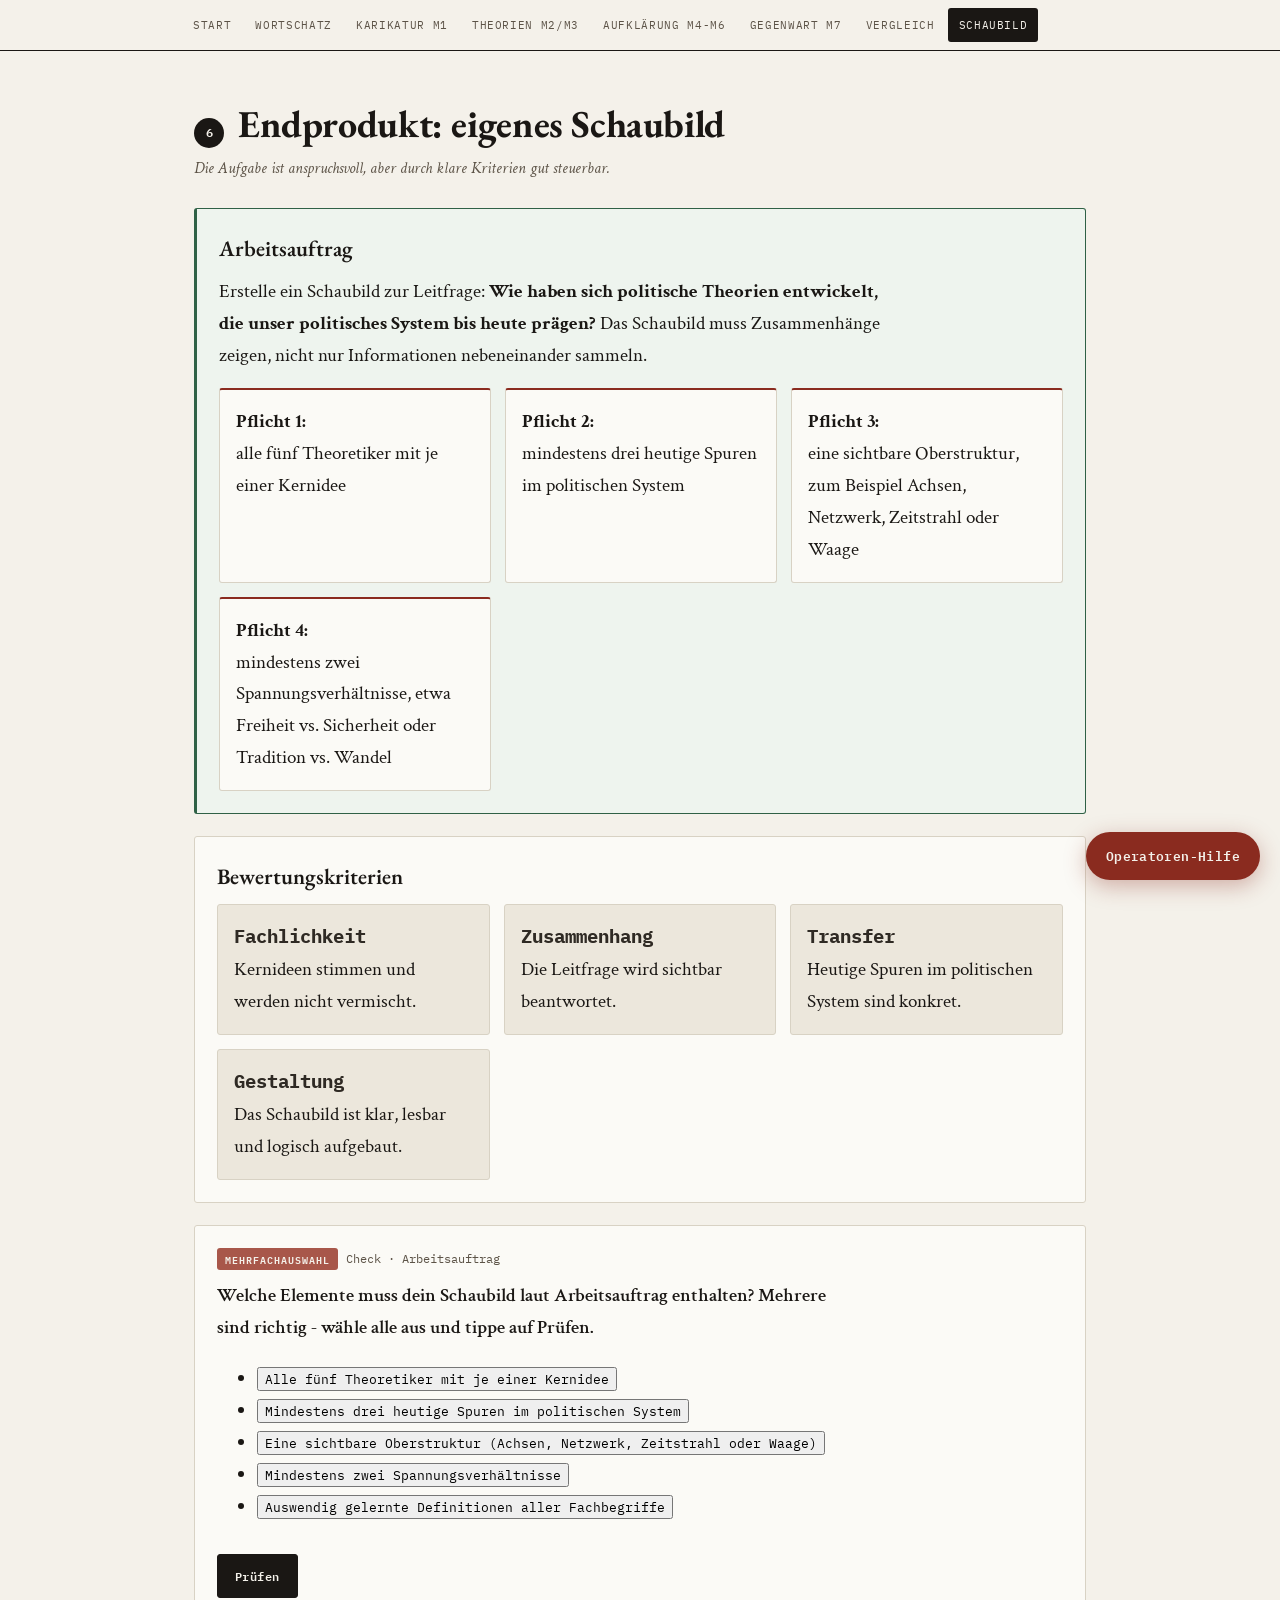
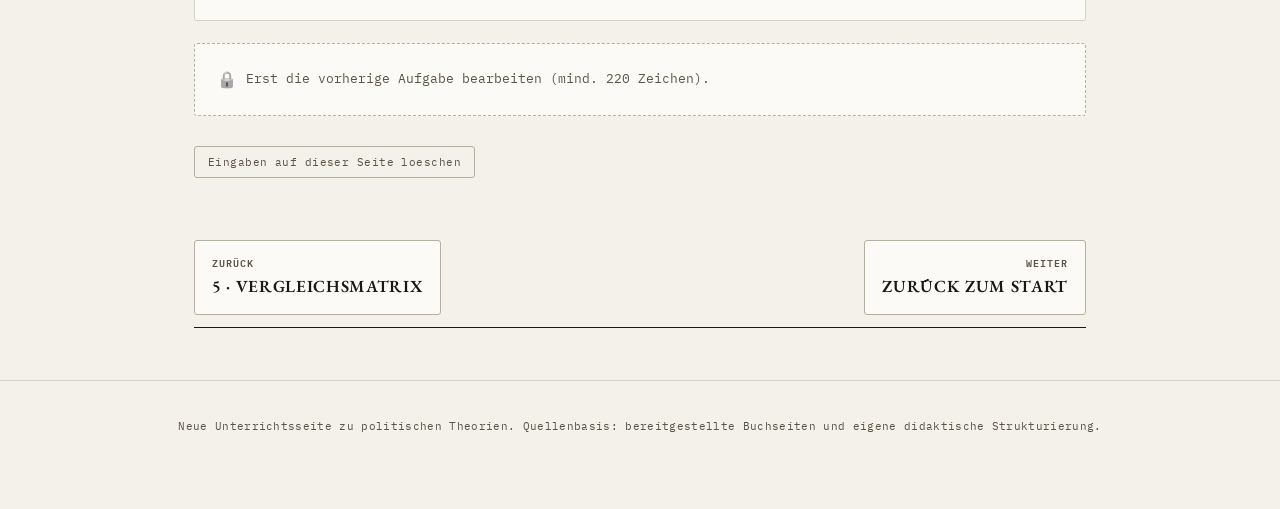
<file: produkt.html>
<!DOCTYPE html>
<html lang="de">
<head>
<meta charset="UTF-8">
<meta name="viewport" content="width=device-width, initial-scale=1.0">
<link rel="preconnect" href="https://fonts.googleapis.com">
<link rel="preconnect" href="https://fonts.gstatic.com" crossorigin>
<link rel="stylesheet" href="https://fonts.googleapis.com/css2?family=Archivo:wght@500;600;700;800&family=Spectral:ital,wght@0,400;0,500;0,600;1,400&family=IBM+Plex+Mono:wght@400;500;600&display=swap">
<link rel="stylesheet" href="css/style.css?v=8">
<title>Endprodukt Schaubild - Politische Theorien</title>
</head>
<body>
<div id="progress"></div>

<button class="op-toggle" id="opToggle" aria-expanded="false" aria-controls="opPanel">Operatoren-Hilfe</button>
<div class="op-panel" id="opPanel" role="dialog" aria-label="Operatoren-Hilfe">
  <button class="op-close" id="opClose" aria-label="Operatoren-Hilfe schließen">x</button>
  <h4>Operatoren: Was soll ich tun?</h4>
  <p class="op-intro">AFB I fragt Wissen ab, AFB II verlangt Erklären und Anwenden, AFB III verlangt ein begründetes Urteil.</p>
  <div id="opList"></div>
</div>

<nav aria-label="Seitennavigation">
  <div class="nav-inner">
    <a href="index.html">Start</a>
    <a href="wortschatz.html">Wortschatz</a>
    <a href="aufhaenger.html">Karikatur M1</a>
    <a href="block1.html">Theorien M2/M3</a>
    <a href="aufklaerung.html">Aufklärung M4-M6</a>
    <a href="block2.html">Gegenwart M7</a>
    <a href="vergleich.html">Vergleich</a>
    <a href="produkt.html">Schaubild</a>
  </div>
</nav>

<section id="produkt">
  <div class="wrap">
    <div class="sec-head"><span class="sec-num">6</span><h2>Endprodukt: eigenes Schaubild</h2></div>
    <p class="sec-sub">Die Aufgabe ist anspruchsvoll, aber durch klare Kriterien gut steuerbar.</p>
    <div class="product-box">
      <h3>Arbeitsauftrag</h3>
      <p>Erstelle ein Schaubild zur Leitfrage: <b>Wie haben sich politische Theorien entwickelt, die unser politisches System bis heute prägen?</b> Das Schaubild muss Zusammenhänge zeigen, nicht nur Informationen nebeneinander sammeln.</p>
      <div class="product-list">
        <div><b>Pflicht 1:</b><br>alle fünf Theoretiker mit je einer Kernidee</div>
        <div><b>Pflicht 2:</b><br>mindestens drei heutige Spuren im politischen System</div>
        <div><b>Pflicht 3:</b><br>eine sichtbare Oberstruktur, zum Beispiel Achsen, Netzwerk, Zeitstrahl oder Waage</div>
        <div><b>Pflicht 4:</b><br>mindestens zwei Spannungsverhältnisse, etwa Freiheit vs. Sicherheit oder Tradition vs. Wandel</div>
      </div>
    </div>
    <div class="rubric">
      <h3>Bewertungskriterien</h3>
      <div class="rubric-grid">
        <div class="rubric-card"><b>Fachlichkeit</b><br>Kernideen stimmen und werden nicht vermischt.</div>
        <div class="rubric-card"><b>Zusammenhang</b><br>Die Leitfrage wird sichtbar beantwortet.</div>
        <div class="rubric-card"><b>Transfer</b><br>Heutige Spuren im politischen System sind konkret.</div>
        <div class="rubric-card"><b>Gestaltung</b><br>Das Schaubild ist klar, lesbar und logisch aufgebaut.</div>
      </div>
    </div>
    <div class="task quiz" data-quiz="multi" data-explain="Pflicht 1-4: alle fünf Theoretiker, mindestens drei heutige Spuren, eine Oberstruktur und mindestens zwei Spannungsverhältnisse. Definitionen auswendig lernen ist nicht gefordert.">
      <div class="q-meta"><span class="q-type">Mehrfachauswahl</span><span class="q-pts">Check · Arbeitsauftrag</span></div>
      <p class="qtext">Welche Elemente muss dein Schaubild laut Arbeitsauftrag enthalten? Mehrere sind richtig - wähle alle aus und tippe auf Prüfen.</p>
      <ul class="choices">
        <li><button type="button" class="choice" data-correct>Alle fünf Theoretiker mit je einer Kernidee</button></li>
        <li><button type="button" class="choice" data-correct>Mindestens drei heutige Spuren im politischen System</button></li>
        <li><button type="button" class="choice" data-correct>Eine sichtbare Oberstruktur (Achsen, Netzwerk, Zeitstrahl oder Waage)</button></li>
        <li><button type="button" class="choice" data-correct>Mindestens zwei Spannungsverhältnisse</button></li>
        <li><button type="button" class="choice">Auswendig gelernte Definitionen aller Fachbegriffe</button></li>
      </ul>
      <button type="button" class="btn quiz-check">Prüfen</button>
      <div class="quiz-fb"></div>
    </div>
    <div class="task">
      <div class="q-meta"><span class="q-type schaubild">Planung</span><span class="q-pts">AFB II-III</span></div>
      <p class="qtext">Skizziere hier in Eigenarbeit vor dem Zeichnen deine Schaubild-Logik: Welche Form wählst du und warum passt sie zur Leitfrage?</p>
      <textarea data-min="220" placeholder="Ich wähle als Struktur ..., weil ... Die Theoretiker ordne ich so an: ..."></textarea>
      <div class="ta-meter"><span class="cnt">0 Zeichen</span><span class="ta-bar"><i></i></span></div>
      <button class="btn" disabled>Qualitätscheck anzeigen</button>
      <div class="reveal"><p>Qualitätscheck: Wenn man dein Schaubild 20 Sekunden anschaut, muss klar werden: Welche Theorie steht wofür? Welche heutigen Prinzipien gehen darauf zurück? Wo gibt es Spannungen zwischen den Theorien?</p></div>
      <div class="diff">
        <div class="diff-row"><button class="diff-btn">Hilfestellung bei Unsicherheit</button><button class="diff-btn">Challenge für schnelle Lernende</button></div>
        <div class="diff-body">Hilfestellung: Nutze eine Tabelle als Rohfassung. Spalten: Theoretiker, Kernidee, heutige Spur, Symbol. Danach machst du daraus ein Schaubild.</div>
        <div class="diff-body">Challenge: Zeige nicht nur fünf Einzeltheorien, sondern Konflikte zwischen ihnen. Beispiel: Locke vs. Marx bei Eigentum, Burke vs. Rousseau bei Wandel, Montesquieu als institutionelle Sicherung gegen Machtmissbrauch.</div>
      </div>
    </div>

    <nav class="page-nav" aria-label="Seitenwechsel">
      <a class="prev" href="vergleich.html"><span class="pn-dir">Zurück</span><span class="pn-title">5 · Vergleichsmatrix</span></a>
      <a class="next" href="index.html"><span class="pn-dir">Weiter</span><span class="pn-title">Zurück zum Start</span></a>
    </nav>
  </div>
</section>

<footer>
  Neue Unterrichtsseite zu politischen Theorien. Quellenbasis: bereitgestellte Buchseiten und eigene didaktische Strukturierung.
</footer>

<script src="js/main.js?v=8"></script>
</body>
</html>
</file>
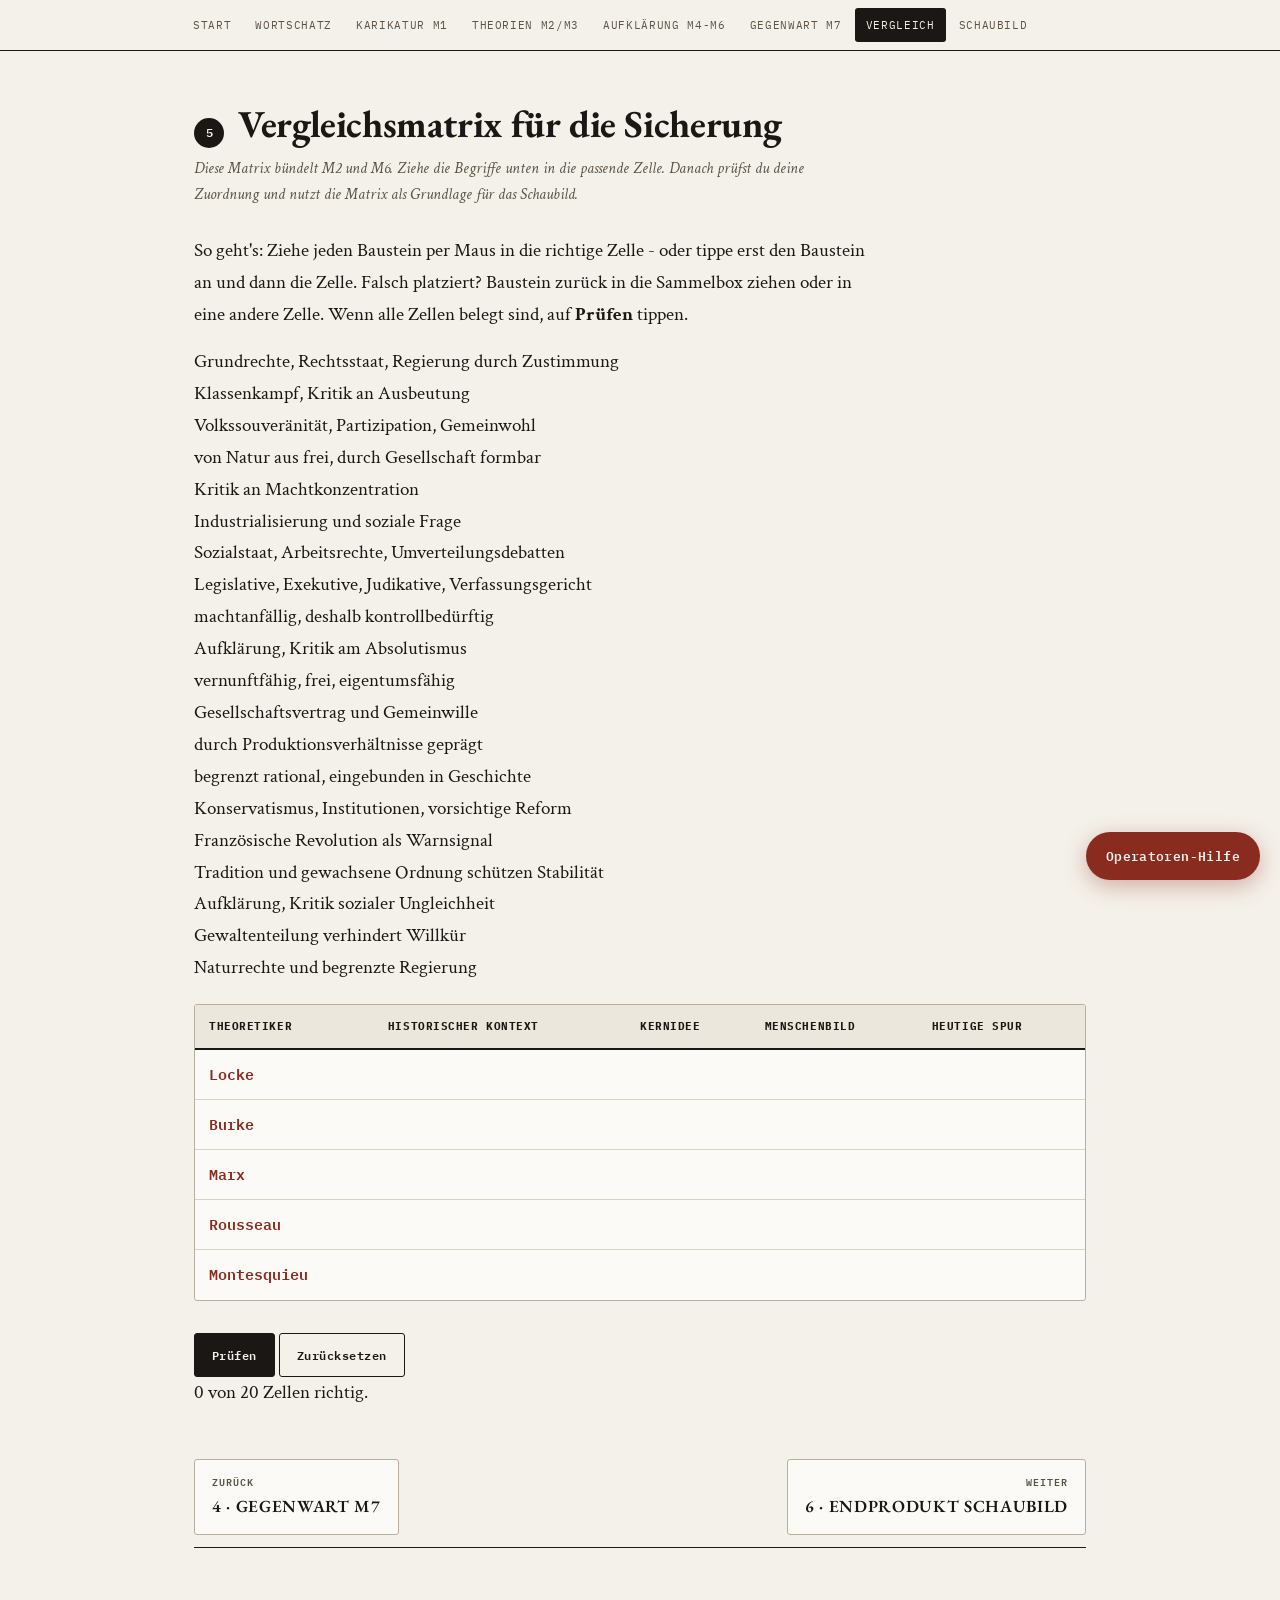
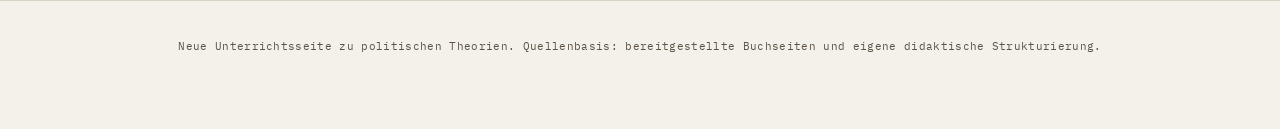
<file: vergleich.html>
<!DOCTYPE html>
<html lang="de">
<head>
<meta charset="UTF-8">
<meta name="viewport" content="width=device-width, initial-scale=1.0">
<link rel="preconnect" href="https://fonts.googleapis.com">
<link rel="preconnect" href="https://fonts.gstatic.com" crossorigin>
<link rel="stylesheet" href="https://fonts.googleapis.com/css2?family=Archivo:wght@500;600;700;800&family=Spectral:ital,wght@0,400;0,500;0,600;1,400&family=IBM+Plex+Mono:wght@400;500;600&display=swap">
<link rel="stylesheet" href="css/style.css?v=8">
<title>Vergleichsmatrix - Politische Theorien</title>
</head>
<body>
<div id="progress"></div>

<button class="op-toggle" id="opToggle" aria-expanded="false" aria-controls="opPanel">Operatoren-Hilfe</button>
<div class="op-panel" id="opPanel" role="dialog" aria-label="Operatoren-Hilfe">
  <button class="op-close" id="opClose" aria-label="Operatoren-Hilfe schließen">x</button>
  <h4>Operatoren: Was soll ich tun?</h4>
  <p class="op-intro">AFB I fragt Wissen ab, AFB II verlangt Erklären und Anwenden, AFB III verlangt ein begründetes Urteil.</p>
  <div id="opList"></div>
</div>

<nav aria-label="Seitennavigation">
  <div class="nav-inner">
    <a href="index.html">Start</a>
    <a href="wortschatz.html">Wortschatz</a>
    <a href="aufhaenger.html">Karikatur M1</a>
    <a href="block1.html">Theorien M2/M3</a>
    <a href="aufklaerung.html">Aufklärung M4-M6</a>
    <a href="block2.html">Gegenwart M7</a>
    <a href="vergleich.html">Vergleich</a>
    <a href="produkt.html">Schaubild</a>
  </div>
</nav>

<section id="vergleich">
  <div class="wrap">
    <div class="sec-head"><span class="sec-num">5</span><h2>Vergleichsmatrix für die Sicherung</h2></div>
    <p class="sec-sub">Diese Matrix bündelt M2 und M6. Ziehe die Begriffe unten in die passende Zelle. Danach prüfst du deine Zuordnung und nutzt die Matrix als Grundlage für das Schaubild.</p>

    <div class="matrix-drag" id="matrixGame">
      <p>So geht's: Ziehe jeden Baustein per Maus in die richtige Zelle - oder tippe erst den Baustein an und dann die Zelle. Falsch platziert? Baustein zurück in die Sammelbox ziehen oder in eine andere Zelle. Wenn alle Zellen belegt sind, auf <b>Prüfen</b> tippen.</p>

      <div class="chip-pool" id="matrixChips" aria-label="Bausteine zum Einordnen"></div>

      <div class="matrix" role="region" aria-label="Vergleichsmatrix politischer Theorien" tabindex="0">
        <table>
          <thead><tr><th>Theoretiker</th><th>Historischer Kontext</th><th>Kernidee</th><th>Menschenbild</th><th>Heutige Spur</th></tr></thead>
          <tbody>
            <tr><td class="rowhead">Locke</td><td class="drop" data-key="0-0"></td><td class="drop" data-key="0-1"></td><td class="drop" data-key="0-2"></td><td class="drop" data-key="0-3"></td></tr>
            <tr><td class="rowhead">Burke</td><td class="drop" data-key="1-0"></td><td class="drop" data-key="1-1"></td><td class="drop" data-key="1-2"></td><td class="drop" data-key="1-3"></td></tr>
            <tr><td class="rowhead">Marx</td><td class="drop" data-key="2-0"></td><td class="drop" data-key="2-1"></td><td class="drop" data-key="2-2"></td><td class="drop" data-key="2-3"></td></tr>
            <tr><td class="rowhead">Rousseau</td><td class="drop" data-key="3-0"></td><td class="drop" data-key="3-1"></td><td class="drop" data-key="3-2"></td><td class="drop" data-key="3-3"></td></tr>
            <tr><td class="rowhead">Montesquieu</td><td class="drop" data-key="4-0"></td><td class="drop" data-key="4-1"></td><td class="drop" data-key="4-2"></td><td class="drop" data-key="4-3"></td></tr>
          </tbody>
        </table>
      </div>

      <div class="matrix-ctrl">
        <button class="btn" id="matrixCheck" type="button">Prüfen</button>
        <button class="btn ghost" id="matrixReset" type="button">Zurücksetzen</button>
      </div>
      <p class="matrix-status" id="matrixStatus" role="status" aria-live="polite">0 von 20 Zellen richtig.</p>
    </div>

    <nav class="page-nav" aria-label="Seitenwechsel">
      <a class="prev" href="block2.html"><span class="pn-dir">Zurück</span><span class="pn-title">4 · Gegenwart M7</span></a>
      <a class="next" href="produkt.html"><span class="pn-dir">Weiter</span><span class="pn-title">6 · Endprodukt Schaubild</span></a>
    </nav>
  </div>
</section>

<footer>
  Neue Unterrichtsseite zu politischen Theorien. Quellenbasis: bereitgestellte Buchseiten und eigene didaktische Strukturierung.
</footer>

<script src="js/main.js?v=8"></script>
</body>
</html>
</file>
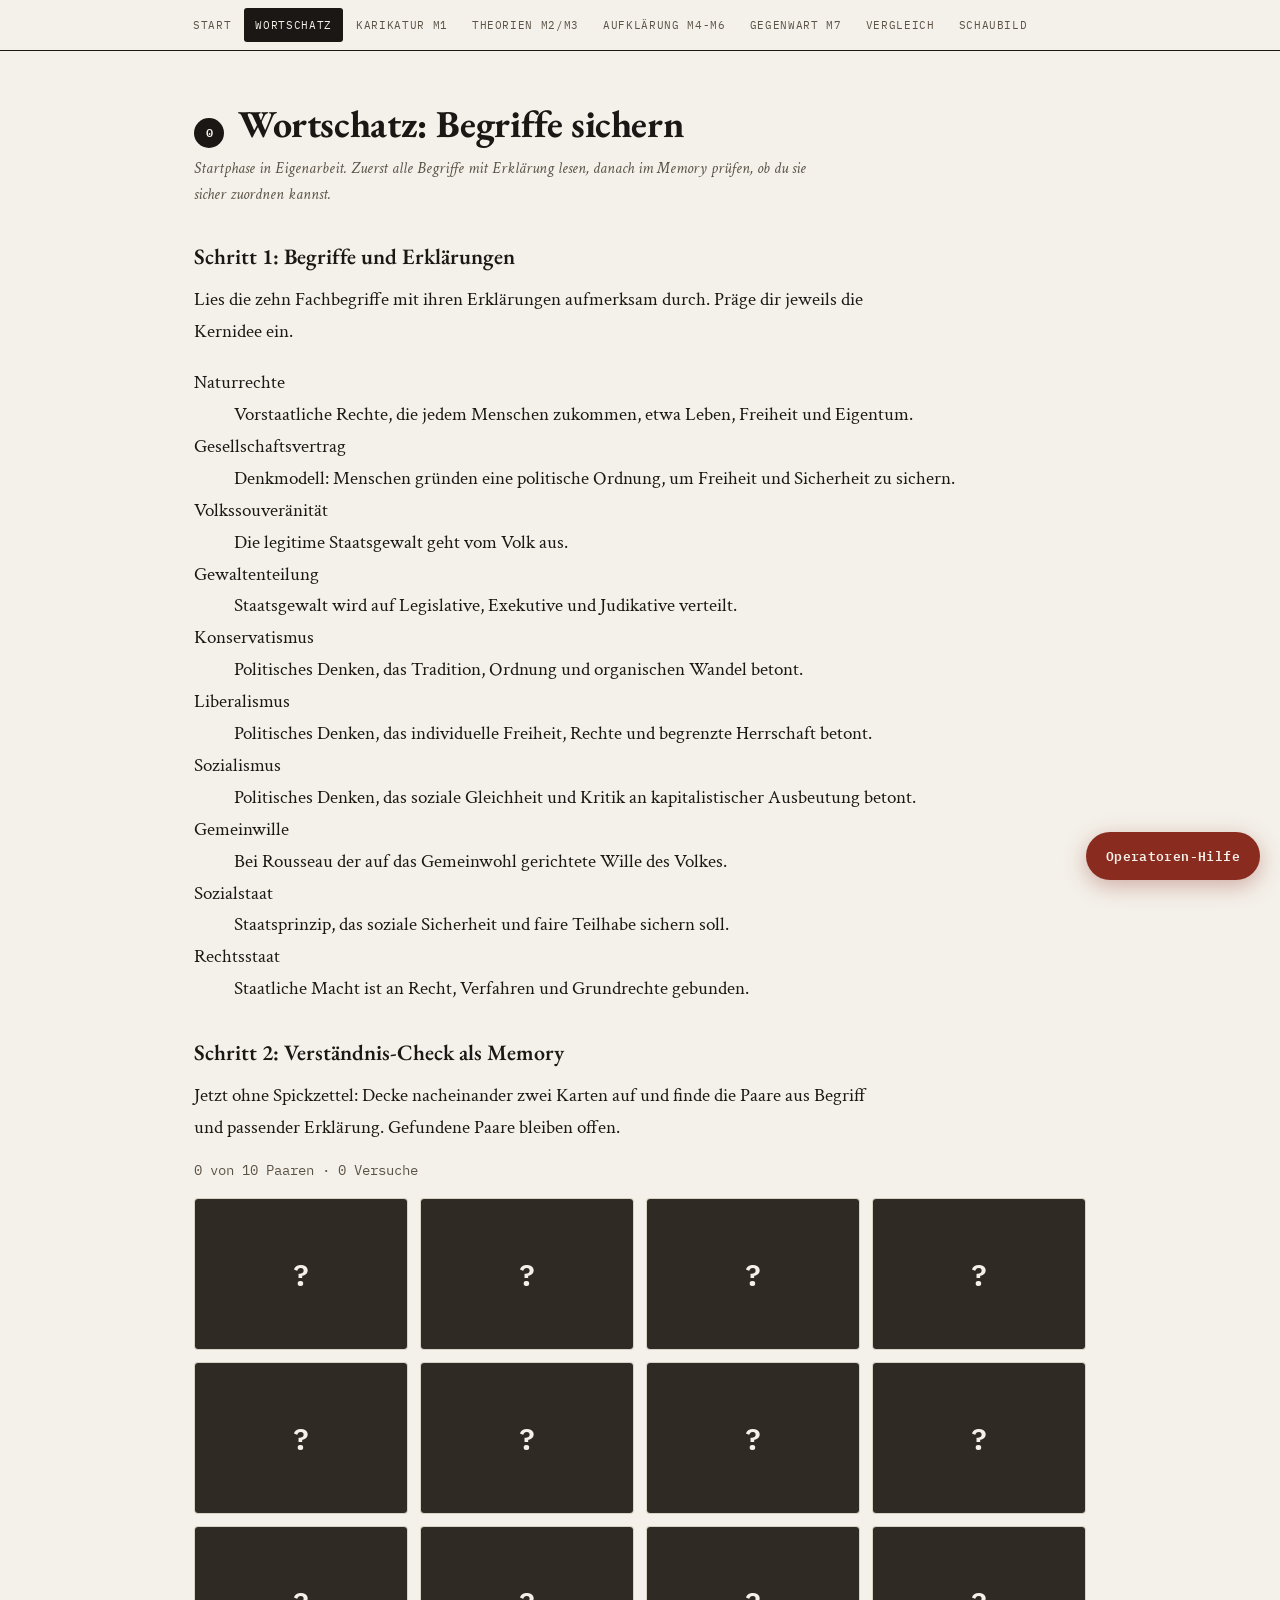
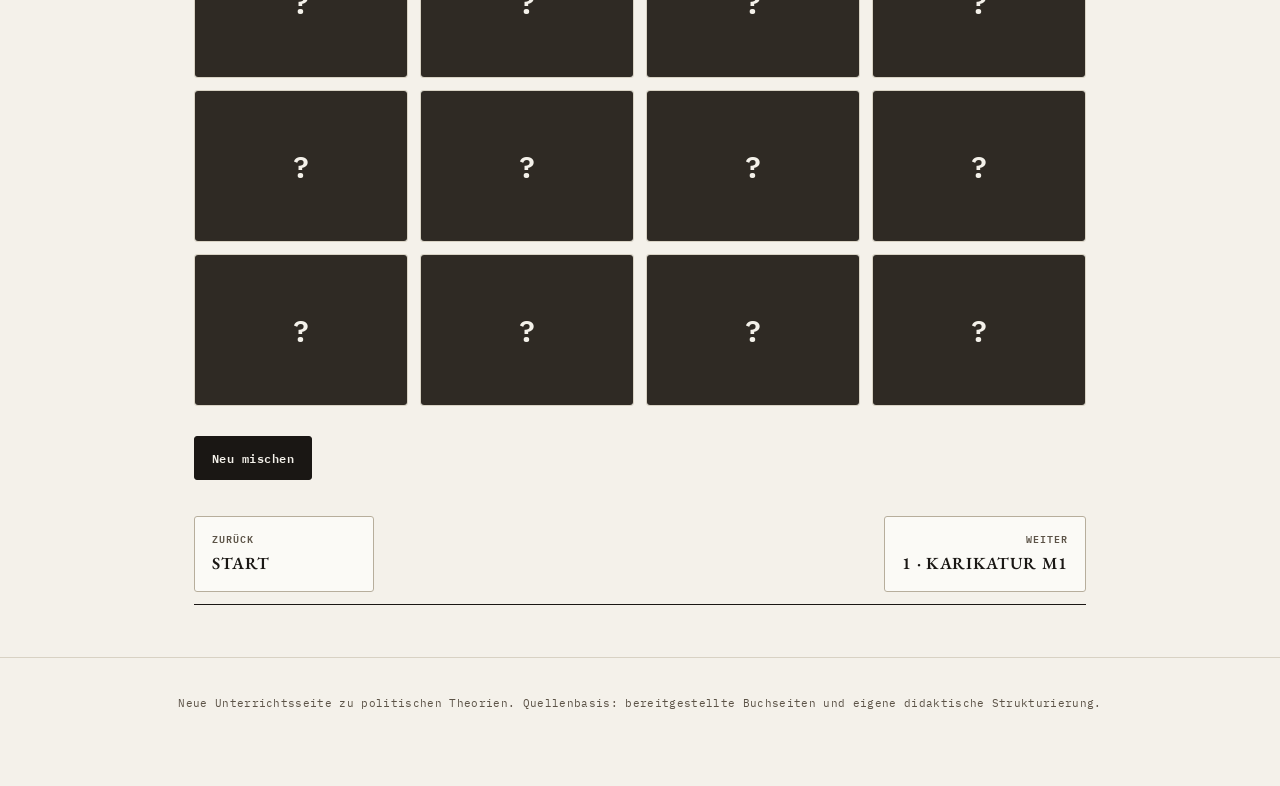
<file: wortschatz.html>
<!DOCTYPE html>
<html lang="de">
<head>
<meta charset="UTF-8">
<meta name="viewport" content="width=device-width, initial-scale=1.0">
<link rel="preconnect" href="https://fonts.googleapis.com">
<link rel="preconnect" href="https://fonts.gstatic.com" crossorigin>
<link rel="stylesheet" href="https://fonts.googleapis.com/css2?family=Archivo:wght@500;600;700;800&family=Spectral:ital,wght@0,400;0,500;0,600;1,400&family=IBM+Plex+Mono:wght@400;500;600&display=swap">
<link rel="stylesheet" href="css/style.css?v=8">
<title>Wortschatztraining - Politische Theorien</title>
</head>
<body>
<div id="progress"></div>

<button class="op-toggle" id="opToggle" aria-expanded="false" aria-controls="opPanel">Operatoren-Hilfe</button>
<div class="op-panel" id="opPanel" role="dialog" aria-label="Operatoren-Hilfe">
  <button class="op-close" id="opClose" aria-label="Operatoren-Hilfe schließen">x</button>
  <h4>Operatoren: Was soll ich tun?</h4>
  <p class="op-intro">AFB I fragt Wissen ab, AFB II verlangt Erklären und Anwenden, AFB III verlangt ein begründetes Urteil.</p>
  <div id="opList"></div>
</div>

<nav aria-label="Seitennavigation">
  <div class="nav-inner">
    <a href="index.html">Start</a>
    <a href="wortschatz.html">Wortschatz</a>
    <a href="aufhaenger.html">Karikatur M1</a>
    <a href="block1.html">Theorien M2/M3</a>
    <a href="aufklaerung.html">Aufklärung M4-M6</a>
    <a href="block2.html">Gegenwart M7</a>
    <a href="vergleich.html">Vergleich</a>
    <a href="produkt.html">Schaubild</a>
  </div>
</nav>

<section id="wortschatz">
  <div class="wrap">
    <div class="sec-head"><span class="sec-num">0</span><h2>Wortschatz: Begriffe sichern</h2></div>
    <p class="sec-sub">Startphase in Eigenarbeit. Zuerst alle Begriffe mit Erklärung lesen, danach im Memory prüfen, ob du sie sicher zuordnen kannst.</p>

    <h3>Schritt 1: Begriffe und Erklärungen</h3>
    <p>Lies die zehn Fachbegriffe mit ihren Erklärungen aufmerksam durch. Präge dir jeweils die Kernidee ein.</p>
    <dl class="glossar" id="glossar"></dl>

    <h3>Schritt 2: Verständnis-Check als Memory</h3>
    <p>Jetzt ohne Spickzettel: Decke nacheinander zwei Karten auf und finde die Paare aus Begriff und passender Erklärung. Gefundene Paare bleiben offen.</p>
    <p class="mem-status" id="memStatus" role="status" aria-live="polite">0 von 10 Paaren · 0 Versuche</p>
    <div class="mem-grid" id="memory"></div>
    <button class="btn" id="memRestart" type="button">Neu mischen</button>

    <nav class="page-nav" aria-label="Seitenwechsel">
      <a class="prev" href="index.html"><span class="pn-dir">Zurück</span><span class="pn-title">Start</span></a>
      <a class="next" href="aufhaenger.html"><span class="pn-dir">Weiter</span><span class="pn-title">1 · Karikatur M1</span></a>
    </nav>
  </div>
</section>

<footer>
  Neue Unterrichtsseite zu politischen Theorien. Quellenbasis: bereitgestellte Buchseiten und eigene didaktische Strukturierung.
</footer>

<script src="js/main.js?v=8"></script>
</body>
</html>
</file>
<file: css/style.css>
@import url('https://fonts.googleapis.com/css2?family=EB+Garamond:ital,wght@0,400;0,500;0,600;0,700;0,800;1,400;1,500&family=Crimson+Text:ital,wght@0,400;0,600;0,700;1,400;1,600&family=IBM+Plex+Mono:wght@400;500;600&display=swap');

:root{
  /* Editorial Magazine — warm broadsheet palette */
  --paper:#f4f1ea;      /* newsprint cream */
  --blatt:#fbfaf6;      /* card white, warm */
  --ink:#1a1714;        /* warm near-black */
  --ink-soft:#5c5347;   /* warm muted (>=6:1 on paper) */
  --line:#d8d2c4;       /* hairline */
  --line-strong:#b7ae9c;
  --accent:#8a2b1f;     /* oxblood — editorial gravitas */
  --accent-soft:#a8574a;
  --steel:#2f2a24;      /* warm dark for tags */
  --dienst:#234a7a;     /* deep editorial blue — focus/info */
  --ok:#2f6146;
  --warn:#7a5a18;
  --shadow:rgba(26,23,20,.10);
  --r:3px;              /* crisp editorial radius */
  --r-lg:5px;
  --ease-out:cubic-bezier(.23,1,.32,1);
  --ease-in-out:cubic-bezier(.77,0,.175,1);
  --font-display:"EB Garamond",Georgia,"Times New Roman",serif;
  --font-body:"Crimson Text","EB Garamond",Georgia,serif;
  --font-mono:"IBM Plex Mono",ui-monospace,Menlo,monospace;
}
*{box-sizing:border-box}
html{scroll-behavior:smooth}
body{
  margin:0;
  background:var(--paper);
  color:var(--ink);
  font-family:var(--font-body);
  font-size:19px;
  line-height:1.68;
  -webkit-font-smoothing:antialiased;
  text-rendering:optimizeLegibility;
}
h1,h2,h3,h4{font-family:var(--font-display);font-weight:700}
button,nav,.chip,.eyebrow,.q-meta,.phase-tag,.mini-label,.operator-word{font-family:var(--font-mono)}
a{color:var(--accent);text-underline-offset:2px;text-decoration-thickness:1px}
a:focus-visible,button:focus-visible,textarea:focus-visible{outline:3px solid var(--dienst);outline-offset:3px}
.wrap{max-width:940px;margin:0 auto;padding:0 24px}
#progress{position:fixed;top:0;left:0;width:100%;height:3px;background:var(--accent);transform:scaleX(0);transform-origin:left;z-index:200}

nav{
  position:sticky;
  top:0;
  z-index:120;
  background:rgba(244,241,234,.94);
  backdrop-filter:blur(8px);
  border-bottom:1px solid var(--ink);
}
.nav-inner{max-width:940px;margin:0 auto;display:flex;gap:2px;overflow-x:auto;padding:8px 12px;align-items:center}
nav a{font-size:11px;letter-spacing:.06em;text-transform:uppercase;text-decoration:none;color:var(--ink-soft);white-space:nowrap;padding:8px 11px;border-radius:var(--r)}
nav a:hover{background:#eae5da;color:var(--ink)}
nav a.active{background:var(--ink);color:var(--paper)}
.nav-clock{margin-left:auto;border:1px solid var(--line-strong);border-radius:999px;padding:6px 12px;font-size:11px;color:var(--ink-soft);white-space:nowrap}
.nav-clock b{color:var(--accent)}

header.hero{padding:66px 0 46px;border-bottom:3px double var(--ink)}
.eyebrow{font-size:11px;letter-spacing:.2em;text-transform:uppercase;color:var(--accent);font-weight:600;margin-bottom:18px}
h1{font-size:clamp(38px,6.4vw,66px);line-height:1.02;letter-spacing:-.015em;margin:0 0 20px;font-weight:800;max-width:920px}
.lede{font-size:21px;line-height:1.55;color:var(--ink);max-width:660px;margin:0 0 24px;font-style:italic}
.lede::first-letter{initial-letter:2;-webkit-initial-letter:2;font-weight:700;font-style:normal;color:var(--accent);margin-right:.08em}
.meta-row{display:flex;flex-wrap:wrap;gap:8px;margin:24px 0}
.chip{font-size:11px;background:transparent;border:1px solid var(--line-strong);border-radius:999px;padding:6px 13px;color:var(--ink-soft)}
.chip b{color:var(--ink)}
.hero-grid{display:grid;grid-template-columns:minmax(0,1fr) 330px;gap:28px;align-items:stretch;margin-top:30px}
.brief{background:var(--blatt);border:1px solid var(--line);border-left:3px solid var(--accent);border-radius:var(--r);padding:22px}
.brief h2{font-size:22px;margin:0 0 8px}
.brief p{margin:0;color:var(--ink-soft)}
.theory-compass{
  background:#ece7dc;
  border:1px solid var(--line-strong);
  border-radius:var(--r);
  padding:18px;
  min-height:260px;
  position:relative;
}
.axis{position:absolute;background:var(--steel);opacity:.8}
.axis.x{left:36px;right:36px;top:50%;height:1px}
.axis.y{top:36px;bottom:36px;left:50%;width:1px}
.axis-label{position:absolute;font-family:var(--font-mono);font-size:10px;letter-spacing:.06em;text-transform:uppercase;font-weight:600;color:var(--ink-soft);background:#ece7dc;padding:2px 5px}
.axis-label.left{left:16px;top:48%}
.axis-label.right{right:16px;top:48%}
.axis-label.top{top:14px;left:40%}
.axis-label.bottom{bottom:14px;left:34%}
.thinker-dot{position:absolute;display:flex;align-items:center;justify-content:center;width:72px;height:32px;border-radius:var(--r);background:var(--blatt);border:1px solid var(--line-strong);font-family:var(--font-mono);font-size:10px;letter-spacing:.03em;font-weight:600;box-shadow:0 1px 4px var(--shadow)}
.dot-locke{right:42px;top:86px}
.dot-marx{left:42px;bottom:66px}
.dot-burke{left:54px;top:70px}
.dot-mont{right:70px;bottom:54px}
.dot-rousseau{left:132px;bottom:108px}

section{padding:52px 0;border-bottom:1px solid var(--line)}
.sec-head{display:flex;align-items:baseline;gap:14px;margin-bottom:8px}
.sec-num{font-family:var(--font-mono);font-weight:600;font-size:12px;color:var(--paper);background:var(--ink);border-radius:50%;width:30px;height:30px;display:inline-flex;align-items:center;justify-content:center;flex:0 0 auto}
h2{font-size:clamp(27px,4vw,38px);line-height:1.1;letter-spacing:-.01em;margin:0;font-weight:700}
.sec-sub{color:var(--ink-soft);font-size:16px;font-style:italic;margin:4px 0 26px;max-width:640px}
h3{font-size:22px;margin:30px 0 8px;font-weight:600}
p{margin:0 0 15px;max-width:68ch}
.pullquote{font-family:var(--font-display);font-style:italic;font-size:clamp(22px,3vw,30px);line-height:1.28;color:var(--ink);border-left:3px solid var(--accent);padding:4px 0 4px 22px;margin:26px 0;max-width:none}
.pullquote cite{display:block;font-style:normal;font-family:var(--font-mono);font-size:12px;letter-spacing:.04em;color:var(--ink-soft);margin-top:10px}
.source,.task,.product-box,.phase,.rubric{background:var(--blatt);border:1px solid var(--line);border-radius:var(--r);padding:22px;margin:22px 0}
.source{background:#ece7dc;border-left:3px solid var(--steel)}
.source-tag,.mini-label{display:inline-flex;align-items:center;gap:6px;font-size:10px;letter-spacing:.1em;text-transform:uppercase;font-weight:600;color:var(--paper);background:var(--steel);border-radius:var(--r);padding:3px 8px;margin-bottom:10px}
.source-tag.accent{background:var(--accent)}
figure.q-fig{margin:22px 0;background:var(--blatt);border:1px solid var(--line);border-radius:var(--r);padding:14px}
figure.q-fig img{display:block;width:100%;height:auto;border:1px solid var(--line);border-radius:var(--r);background:#fff}
figure.q-fig.portrait{max-width:300px}
figure.q-fig figcaption{font-family:var(--font-mono);font-size:11px;letter-spacing:.03em;color:var(--ink-soft);margin-top:9px;line-height:1.4}
figure.q-fig figcaption b{color:var(--ink)}
.fig-row{display:flex;gap:16px;flex-wrap:wrap;margin:22px 0}
.fig-row figure.q-fig{flex:1;min-width:200px;margin:0}
.fig-row figure.q-fig img{aspect-ratio:auto}
.task.locked{border-style:dashed;border-color:var(--line-strong)}
.task.locked > *:not(.lock-note){display:none}
.task:not(.locked) > .lock-note{display:none}
.lock-note{display:flex;align-items:center;gap:9px;font-family:var(--font-mono);font-size:13px;color:var(--ink-soft);margin:0}
.lock-note .lock-ic{font-size:16px;filter:grayscale(1)}
.progress-reset{display:inline-block;margin:8px 0 26px;font-family:var(--font-mono);font-size:11px;letter-spacing:.04em;background:transparent;border:1px solid var(--line-strong);color:var(--ink-soft);border-radius:var(--r);padding:8px 13px;cursor:pointer;transition:border-color .15s ease,color .15s ease}
.progress-reset:hover{border-color:var(--accent);color:var(--accent)}
.hook-grid{display:grid;grid-template-columns:1fr 1fr;gap:18px;margin:20px 0}
.hook-card{background:var(--blatt);border:1px solid var(--line);border-top:2px solid var(--accent);border-radius:var(--r);padding:18px}
.hook-card h3{font-size:19px;margin:0 0 6px}
.hook-card p{font-size:16px;color:var(--ink-soft)}

.vocab-grid{display:grid;grid-template-columns:repeat(auto-fit,minmax(220px,1fr));gap:12px;margin:20px 0}
.vcard{display:block;background:var(--blatt);border:1px solid var(--line);border-radius:var(--r);min-height:112px;cursor:pointer;perspective:900px}
.vcard-inner{display:block;position:relative;min-height:112px;transition:transform .45s var(--ease-in-out);transform-style:preserve-3d}
.vcard.flip .vcard-inner{transform:rotateY(180deg)}
.vface{position:absolute;inset:0;backface-visibility:hidden;padding:16px;display:flex;flex-direction:column;justify-content:center}
.vterm{font-family:var(--font-mono);font-weight:600;color:var(--steel)}
.vhint{font-family:var(--font-mono);font-size:12px;color:var(--ink-soft);margin-top:6px}
.vback{transform:rotateY(180deg);background:#ece7dc;border-radius:var(--r);font-size:15px}

/* Wortschatz-Memory */
.mem-grid{display:grid;grid-template-columns:repeat(auto-fill,minmax(200px,1fr));gap:12px;margin:16px 0;align-items:stretch}
.mcard{background:var(--blatt);border:1px solid var(--line);border-radius:var(--r);min-height:150px;cursor:pointer;perspective:1100px}
/* Beide Kartenseiten liegen im selben Grid-Feld gestapelt: die Karte waechst
   auf die Hoehe der laengeren Seite, damit die Definition komplett lesbar ist. */
.mcard-inner{position:relative;display:grid;width:100%;height:100%;min-height:150px;transition:transform .4s var(--ease-in-out);transform-style:preserve-3d}
.mcard.flip .mcard-inner{transform:rotateY(180deg)}
.mface{grid-area:1/1;backface-visibility:hidden;padding:16px;display:flex;flex-direction:column;justify-content:center;border-radius:var(--r);overflow-wrap:anywhere;word-break:break-word;hyphens:auto}
.mfront{align-items:center;font-family:var(--font-mono);font-weight:600;font-size:30px;color:var(--paper);background:var(--steel)}
.mback{transform:rotateY(180deg);background:#ece7dc;font-size:15px;line-height:1.5}
.mback.term{font-family:var(--font-mono);font-weight:600;font-size:16px;color:var(--accent);justify-content:center;text-align:center}
.mcard.done{cursor:default}
.mcard.done .mback{box-shadow:inset 0 0 0 2px var(--ok)}
.mem-status{font-family:var(--font-mono);font-size:14px;color:var(--ink-soft);margin:6px 0 0}
.mem-status.mem-win{color:var(--ok);font-weight:600}
#memRestart{margin-top:14px}

.phase{display:grid;grid-template-columns:112px 1fr;gap:20px;align-items:flex-start}
.phase-time{font-family:var(--font-mono);font-weight:600;color:var(--paper);background:var(--accent);border-radius:var(--r);padding:10px;text-align:center}
.phase h3{margin:0 0 6px}
.phase p{font-size:16.5px;color:var(--ink-soft)}
.phase-tag{display:inline-block;background:#ece7dc;border:1px solid var(--line);border-radius:999px;padding:4px 9px;font-size:11px;font-weight:600;color:var(--ink-soft);margin:8px 6px 0 0}

.thinker-grid{display:grid;grid-template-columns:repeat(auto-fit,minmax(250px,1fr));gap:16px;margin:22px 0}
.thinker{background:var(--blatt);border:1px solid var(--line);border-radius:var(--r);padding:20px}
.thinker h3{margin:0 0 8px;font-size:20px}
.thinker ul{margin:0;padding-left:20px}
.thinker li{margin:6px 0;font-size:16px}
.claim{font-family:var(--font-mono);font-size:11px;font-weight:600;color:var(--paper);background:var(--dienst);border-radius:var(--r);padding:4px 8px;display:inline-block;margin-bottom:8px}

.task .q-meta{display:flex;gap:8px;align-items:center;flex-wrap:wrap;margin-bottom:10px}
.q-type{font-size:10px;letter-spacing:.1em;text-transform:uppercase;font-weight:600;color:var(--paper);background:var(--accent-soft);border-radius:var(--r);padding:3px 8px}
.q-type.afb3{background:var(--accent)}
.q-type.schaubild{background:var(--ok)}
.q-pts{font-size:12px;color:var(--ink-soft);font-family:var(--font-mono)}
.qtext{font-weight:600;font-size:19px;margin-bottom:12px}
.qtext .sub{display:block;font-weight:400;font-size:16px;color:var(--ink-soft);margin-top:4px;font-style:italic}
textarea{width:100%;min-height:112px;border:1px solid var(--line-strong);border-radius:var(--r);background:#fdfcf9;color:var(--ink);padding:12px;font:17px/1.55 var(--font-body);resize:vertical}
.ta-meter{font-family:var(--font-mono);font-size:12px;color:var(--ink-soft);display:flex;justify-content:space-between;gap:12px;margin-top:7px}
.ta-bar{height:4px;background:var(--line);border-radius:99px;overflow:hidden;flex:1;max-width:220px;margin-top:7px}
.ta-bar i{display:block;height:100%;background:var(--accent);transform:scaleX(0);transform-origin:left;transition:transform .2s var(--ease-out)}
.btn{border:1px solid var(--ink);border-radius:var(--r);background:var(--ink);color:var(--paper);font-family:var(--font-mono);font-size:12px;letter-spacing:.04em;font-weight:600;cursor:pointer;padding:11px 17px;margin-top:12px;min-height:44px;transition:transform .16s var(--ease-out),background-color .15s ease,color .15s ease}
.btn:hover{background:transparent;color:var(--ink)}
.btn:active:not(:disabled){transform:scale(.97)}
.btn:disabled{background:var(--line);border-color:var(--line);color:#8a8375;cursor:not-allowed}
.btn.ghost{background:transparent;color:var(--ink);border:1px solid var(--ink)}
.btn.ghost:hover{background:var(--ink);color:var(--paper)}
.reveal{display:none;margin-top:14px;border-top:1px dashed var(--line-strong);padding:14px;background:#f3efe6;border-radius:0 0 var(--r) var(--r);font-size:16px}
.reveal.show{display:block;animation:fade .25s var(--ease-out)}
.diff{border-top:1px dashed var(--line-strong);margin-top:14px;padding-top:12px}
.diff-row{display:flex;flex-wrap:wrap;gap:8px}
.diff-btn{border:1px solid var(--line-strong);background:#f3efe6;border-radius:var(--r);padding:9px 12px;min-height:44px;cursor:pointer;font-family:var(--font-mono);font-size:12px;font-weight:600;color:var(--steel)}
.diff-body{display:none;background:#ece7dc;border-radius:var(--r);padding:12px;margin-top:8px;font-size:15.5px}
.diff-body.show{display:block}

.matrix{overflow-x:auto;border:1px solid var(--line-strong);border-radius:var(--r);background:var(--blatt);margin:20px 0}
table{border-collapse:collapse;width:100%;min-width:760px;font-size:15px}
th,td{padding:12px 14px;border-bottom:1px solid var(--line);vertical-align:top;text-align:left}
th{font-family:var(--font-mono);font-size:11px;letter-spacing:.05em;text-transform:uppercase;background:#ece7dc;border-bottom:2px solid var(--ink)}
tr:last-child td{border-bottom:none}
td:first-child{font-family:var(--font-mono);font-weight:600;color:var(--accent)}

.product-box{border-color:var(--ok);border-left:3px solid var(--ok);background:#eef4ee}
.product-box h3{margin-top:0}
.product-list{display:grid;grid-template-columns:repeat(auto-fit,minmax(220px,1fr));gap:14px;margin:16px 0 0}
.product-list div{background:var(--blatt);border:1px solid var(--line);border-top:2px solid var(--accent);border-radius:var(--r);padding:16px}
.rubric-grid{display:grid;grid-template-columns:repeat(auto-fit,minmax(210px,1fr));gap:14px}
.rubric h3{margin-top:0}
.rubric-card{background:#ece7dc;border:1px solid var(--line);border-radius:var(--r);padding:16px}
.rubric-card b{font-family:var(--font-mono);color:var(--steel)}

.page-nav{display:flex;justify-content:space-between;gap:12px;flex-wrap:wrap;padding:36px 0 12px}
.page-nav a{display:inline-flex;flex-direction:column;gap:2px;text-decoration:none;border:1px solid var(--line-strong);border-radius:var(--r);background:var(--blatt);padding:13px 17px;min-width:180px;max-width:48%;transition:border-color .15s ease,background-color .15s ease}
.page-nav a:hover{border-color:var(--ink);background:#f3efe6}
.page-nav a.next{margin-left:auto;text-align:right;align-items:flex-end}
.page-nav .pn-dir{font-family:var(--font-mono);font-size:10px;font-weight:600;letter-spacing:.1em;text-transform:uppercase;color:var(--ink-soft)}
.page-nav .pn-title{font-family:var(--font-display);font-weight:600;font-size:17px;color:var(--ink)}

.op-toggle{position:fixed;right:20px;bottom:20px;z-index:180;background:var(--accent);color:var(--paper);border:none;border-radius:999px;padding:13px 20px;min-height:48px;font-weight:600;font-size:13px;letter-spacing:.03em;cursor:pointer;box-shadow:0 6px 22px rgba(138,43,31,.34);display:flex;align-items:center;gap:8px}
.op-toggle:active{transform:scale(.97)}
.op-panel{position:fixed;right:14px;bottom:78px;width:min(380px,calc(100vw - 28px));max-height:66vh;overflow:auto;background:var(--blatt);border:1px solid var(--line-strong);border-radius:var(--r-lg);box-shadow:0 12px 40px rgba(26,23,20,.26);padding:20px;z-index:170;display:none}
.op-panel.show{display:block;animation:popIn .2s var(--ease-out)}
.op-close{position:absolute;right:12px;top:10px;border:none;background:transparent;font-size:22px;line-height:1;cursor:pointer;color:var(--ink-soft)}
.op-panel h4{font-family:var(--font-display);font-size:19px;margin:0 32px 4px 0}
.op-intro{font-size:14px;color:var(--ink-soft);margin:0 0 12px}
.op-item{border-top:1px solid var(--line);padding:10px 0}
.op-name{font-family:var(--font-mono);font-weight:600;color:var(--accent);font-size:13px}
.op-afb{font-family:var(--font-mono);font-size:10px;background:var(--dienst);color:var(--paper);border-radius:var(--r);padding:2px 6px;margin-left:6px}
.op-def{font-size:14px;margin:4px 0 0}

footer{padding:36px 0 74px;text-align:center;color:var(--ink-soft);font-family:var(--font-mono);font-size:11px;letter-spacing:.03em}
@keyframes fade{from{opacity:0;transform:translateY(-4px)}to{opacity:1;transform:none}}
@keyframes popIn{from{opacity:0;transform:scale(.96)}to{opacity:1;transform:none}}
@media(max-width:760px){
  .wrap{padding:0 18px}
  body{font-size:18px}
  header.hero{padding:44px 0 34px}
  .hero-grid,.hook-grid,.phase{grid-template-columns:1fr}
  .theory-compass{min-height:300px}
  .phase-time{text-align:left}
  .op-toggle{left:16px;right:16px;justify-content:center}
  .op-panel{left:14px;right:14px;width:auto}
  .page-nav a{max-width:100%}
}
@media(prefers-reduced-motion:reduce){
  *{animation:none!important;transition:none!important;scroll-behavior:auto!important}
}
</file>
